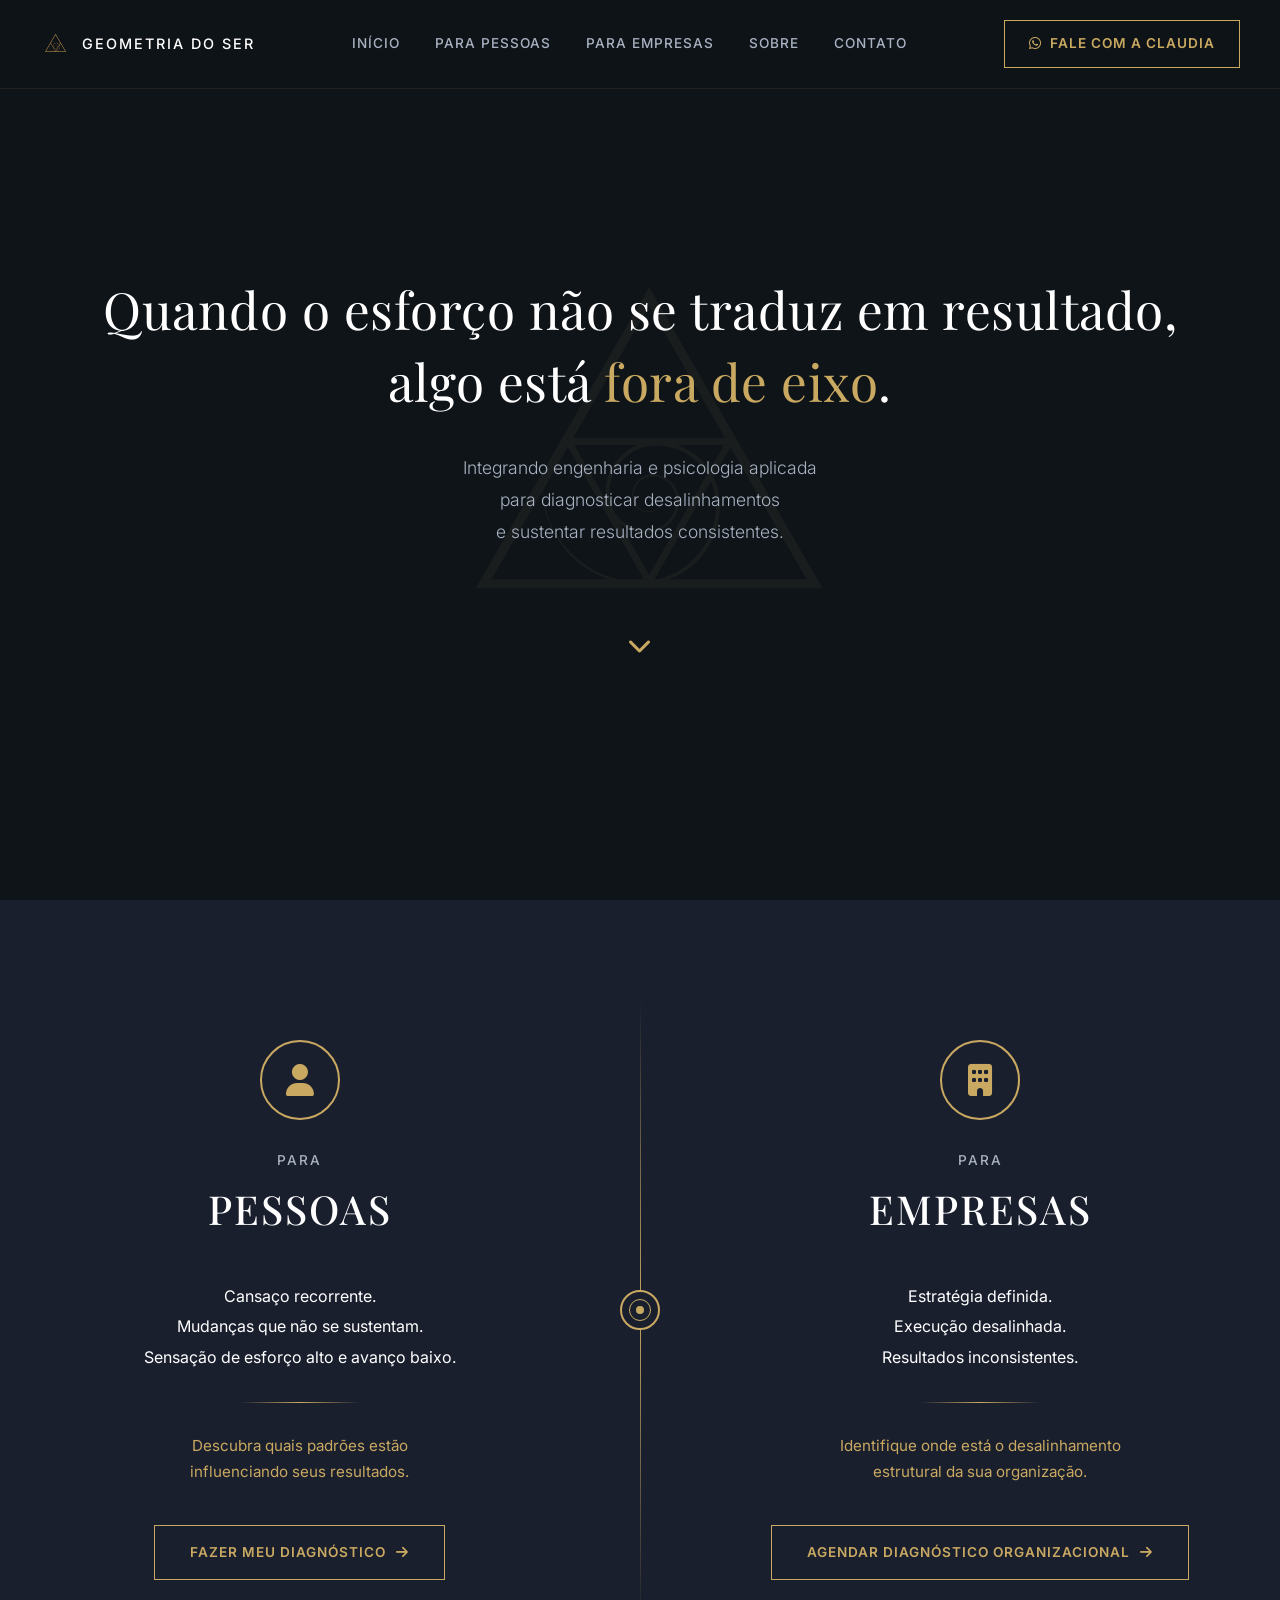
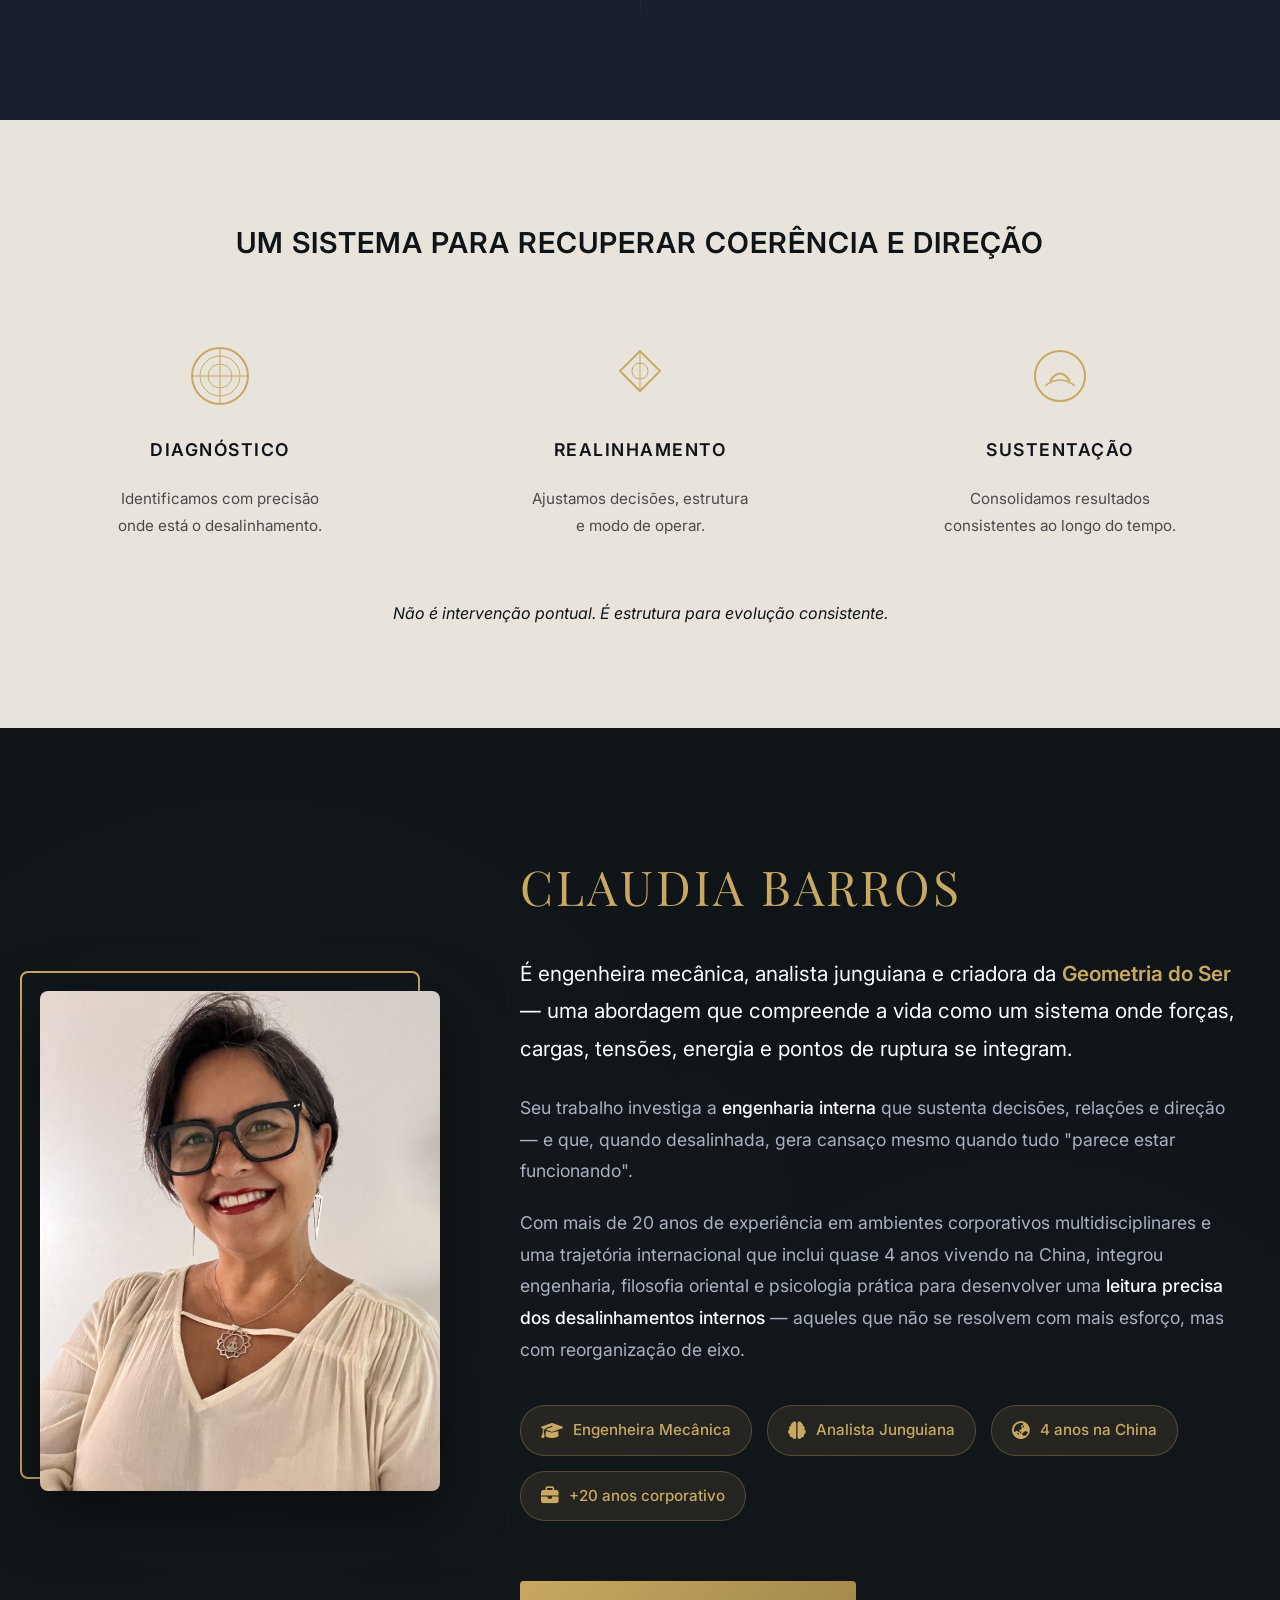
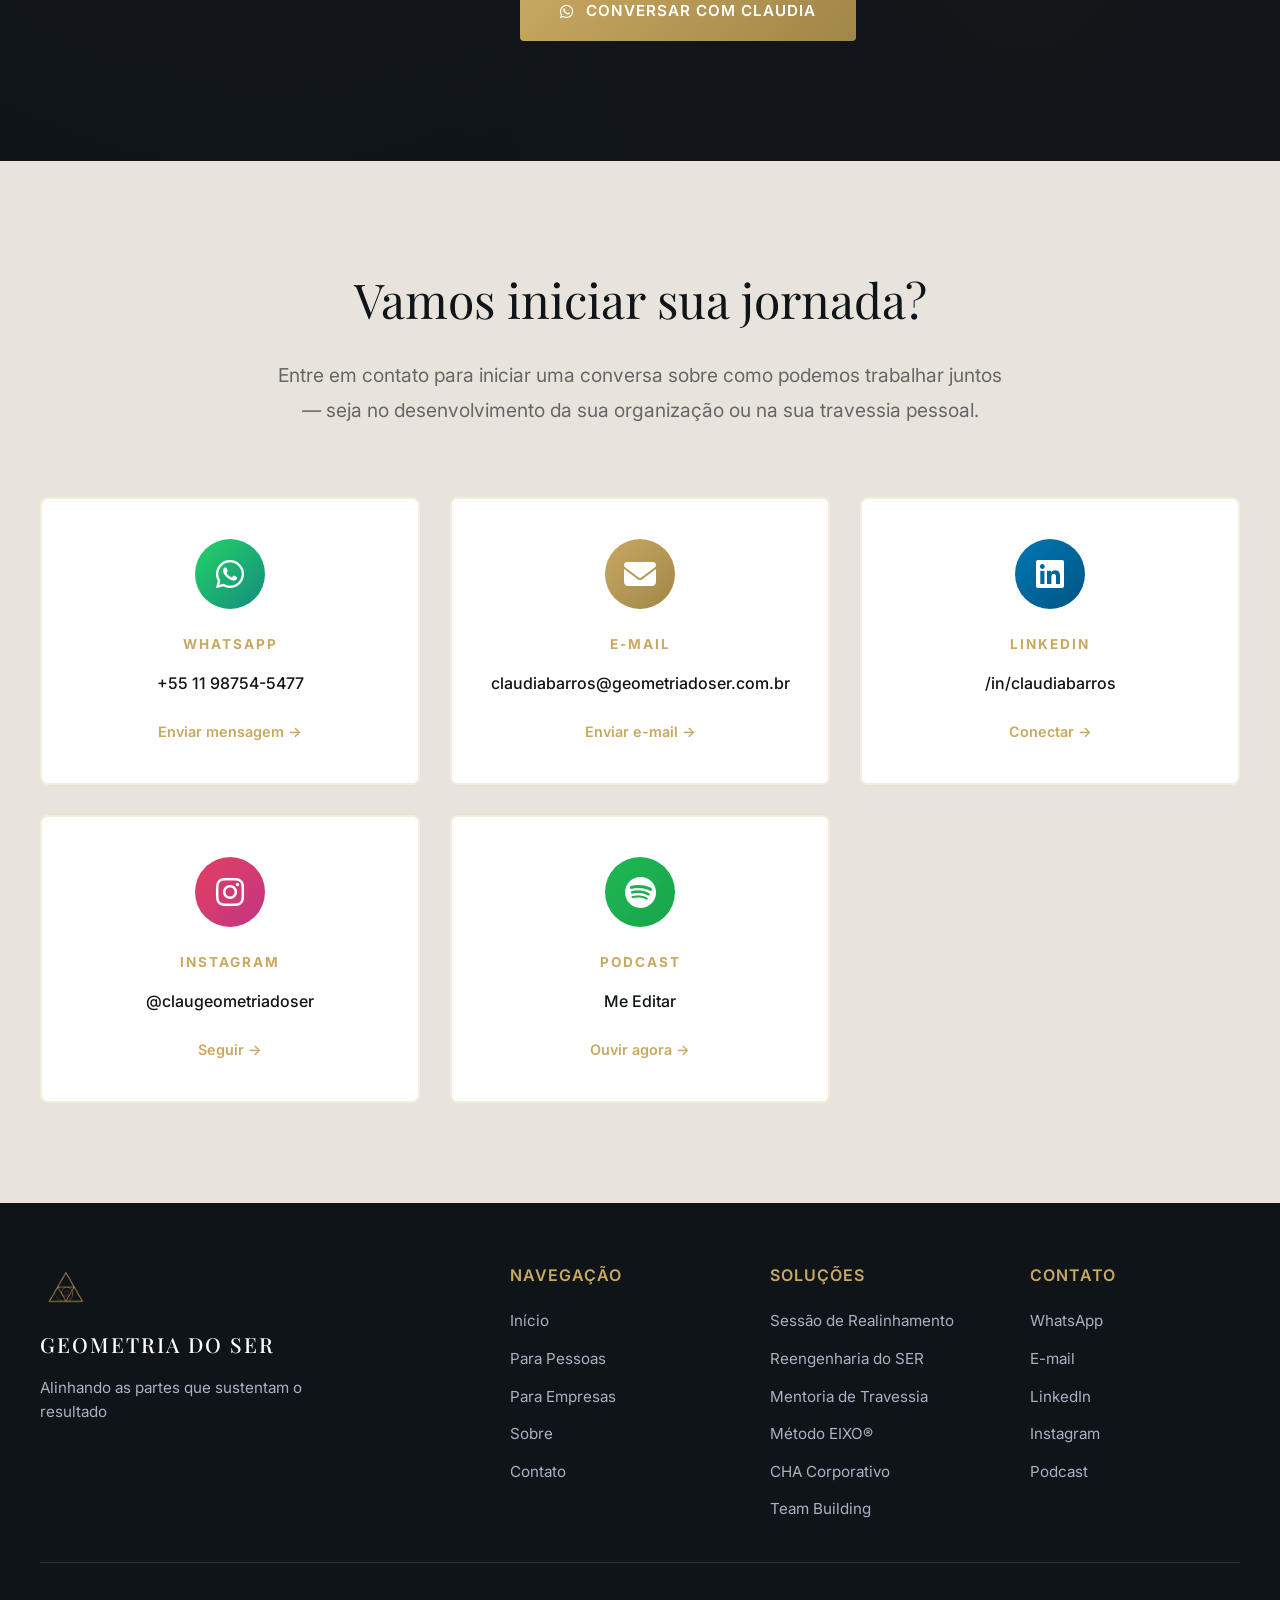
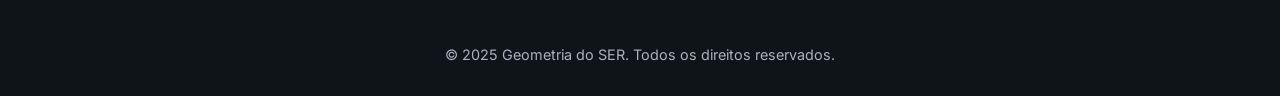
<file: index.html>
<!DOCTYPE html>
<html lang="pt-BR">
<head>
    <meta charset="UTF-8">
    <meta name="viewport" content="width=device-width, initial-scale=1.0">
    <meta name="description" content="Geometria do SER - Integrando engenharia e psicologia aplicada para diagnosticar desalinhamentos e sustentar resultados consistentes.">
    <title>Geometria do SER | Diagnóstico e Realinhamento</title>
    
    <!-- Google Fonts -->
    <link rel="preconnect" href="https://fonts.googleapis.com">
    <link rel="preconnect" href="https://fonts.gstatic.com" crossorigin>
    <link href="https://fonts.googleapis.com/css2?family=Playfair+Display:wght@400;500;600&family=Inter:wght@300;400;500;600;700&display=swap" rel="stylesheet">
    
    <!-- Font Awesome -->
    <link rel="stylesheet" href="https://cdn.jsdelivr.net/npm/@fortawesome/fontawesome-free@6.4.0/css/all.min.css">
    
    <!-- CSS -->
    <link rel="stylesheet" href="css/style-new.css">
</head>
<body>
    <!-- Header -->
    <header class="header">
        <div class="container-header">
            <div class="brand">
                <img src="images/logo-geometria-do-ser.png" alt="Geometria do SER" class="brand-logo">
                <span class="brand-text">GEOMETRIA DO SER</span>
            </div>
            <nav class="nav">
                <a href="#inicio" class="nav-link">INÍCIO</a>
                <a href="para-pessoas.html" class="nav-link">PARA PESSOAS</a>
                <a href="para-empresas.html" class="nav-link">PARA EMPRESAS</a>
                <a href="#sobre" class="nav-link">SOBRE</a>
                <a href="#contato" class="nav-link">CONTATO</a>
            </nav>
            <a href="https://wa.me/5511987545477" class="btn-header" target="_blank">
                <i class="fab fa-whatsapp"></i> FALE COM A CLAUDIA
            </a>
            <button class="mobile-toggle" id="mobileToggle">
                <span></span>
                <span></span>
                <span></span>
            </button>
        </div>
    </header>

    <!-- Hero Section -->
    <section id="inicio" class="hero-section">
        <div class="hero-logo-background">
            <img src="images/logo-geometria-do-ser.png" alt="Logo Background" class="logo-bg">
        </div>
        <div class="container-hero">
            <h1 class="hero-title">
                Quando o esforço não se traduz em resultado,<br>
                algo está <span class="highlight">fora de eixo</span>.
            </h1>
            <p class="hero-subtitle">
                Integrando engenharia e psicologia aplicada<br>
                para diagnosticar desalinhamentos<br>
                e sustentar resultados consistentes.
            </p>
            <div class="hero-scroll">
                <a href="#dual-section" class="scroll-indicator">
                    <i class="fas fa-chevron-down"></i>
                </a>
            </div>
        </div>
    </section>

    <!-- Seção Dividida: Para Pessoas | Para Empresas -->
    <section id="dual-section" class="dual-section">
        <div class="container-dual">
            <!-- Para Pessoas -->
            <div class="dual-column">
                <div class="icon-circle">
                    <i class="fas fa-user"></i>
                </div>
                <h3 class="dual-label">PARA</h3>
                <h2 class="dual-title">PESSOAS</h2>
                <div class="dual-content">
                    <p class="dual-description">
                        Cansaço recorrente.<br>
                        Mudanças que não se sustentam.<br>
                        Sensação de esforço alto e avanço baixo.
                    </p>
                    <div class="dual-divider"></div>
                    <p class="dual-cta-text">
                        Descubra quais padrões estão<br>
                        influenciando seus resultados.
                    </p>
                    <a href="https://eppgeometriadoser.lovable.app/" class="btn-dual" target="_blank">
                        FAZER MEU DIAGNÓSTICO <i class="fas fa-arrow-right"></i>
                    </a>
                </div>
            </div>

            <!-- Divisor Central -->
            <div class="center-divider">
                <div class="divider-icon"></div>
            </div>

            <!-- Para Empresas -->
            <div class="dual-column">
                <div class="icon-circle">
                    <i class="fas fa-building"></i>
                </div>
                <h3 class="dual-label">PARA</h3>
                <h2 class="dual-title">EMPRESAS</h2>
                <div class="dual-content">
                    <p class="dual-description">
                        Estratégia definida.<br>
                        Execução desalinhada.<br>
                        Resultados inconsistentes.
                    </p>
                    <div class="dual-divider"></div>
                    <p class="dual-cta-text">
                        Identifique onde está o desalinhamento<br>
                        estrutural da sua organização.
                    </p>
                    <a href="https://wa.me/5511987545477" class="btn-dual" target="_blank">
                        AGENDAR DIAGNÓSTICO ORGANIZACIONAL <i class="fas fa-arrow-right"></i>
                    </a>
                </div>
            </div>
        </div>
    </section>

    <!-- Seção Sistema -->
    <section class="sistema-section">
        <div class="container-sistema">
            <h2 class="sistema-title">UM SISTEMA PARA RECUPERAR COERÊNCIA E DIREÇÃO</h2>
            
            <div class="sistema-grid">
                <!-- Diagnóstico -->
                <div class="sistema-item">
                    <div class="sistema-icon">
                        <svg width="60" height="60" viewBox="0 0 60 60" fill="none">
                            <circle cx="30" cy="30" r="28" stroke="#C9A961" stroke-width="2"/>
                            <circle cx="30" cy="30" r="20" stroke="#C9A961" stroke-width="1"/>
                            <circle cx="30" cy="30" r="12" stroke="#C9A961" stroke-width="1"/>
                            <line x1="30" y1="2" x2="30" y2="58" stroke="#C9A961" stroke-width="1"/>
                            <line x1="2" y1="30" x2="58" y2="30" stroke="#C9A961" stroke-width="1"/>
                        </svg>
                    </div>
                    <h3 class="sistema-item-title">DIAGNÓSTICO</h3>
                    <p class="sistema-item-text">
                        Identificamos com precisão<br>
                        onde está o desalinhamento.
                    </p>
                </div>

                <!-- Realinhamento -->
                <div class="sistema-item">
                    <div class="sistema-icon">
                        <svg width="60" height="60" viewBox="0 0 60 60" fill="none">
                            <path d="M30 5 L50 25 L30 45 L10 25 Z" stroke="#C9A961" stroke-width="2" fill="none"/>
                            <circle cx="30" cy="25" r="8" stroke="#C9A961" stroke-width="1"/>
                            <line x1="30" y1="5" x2="30" y2="45" stroke="#C9A961" stroke-width="1"/>
                        </svg>
                    </div>
                    <h3 class="sistema-item-title">REALINHAMENTO</h3>
                    <p class="sistema-item-text">
                        Ajustamos decisões, estrutura<br>
                        e modo de operar.
                    </p>
                </div>

                <!-- Sustentação -->
                <div class="sistema-item">
                    <div class="sistema-icon">
                        <svg width="60" height="60" viewBox="0 0 60 60" fill="none">
                            <circle cx="30" cy="30" r="25" stroke="#C9A961" stroke-width="2"/>
                            <path d="M20 35 Q30 20 40 35" stroke="#C9A961" stroke-width="2" fill="none"/>
                            <path d="M15 40 Q30 28 45 40" stroke="#C9A961" stroke-width="1.5" fill="none"/>
                        </svg>
                    </div>
                    <h3 class="sistema-item-title">SUSTENTAÇÃO</h3>
                    <p class="sistema-item-text">
                        Consolidamos resultados<br>
                        consistentes ao longo do tempo.
                    </p>
                </div>
            </div>

            <p class="sistema-footer">
                Não é intervenção pontual. É estrutura para evolução consistente.
            </p>
        </div>
    </section>

    <!-- Seção Sobre Claudia Barros -->
    <section id="sobre" class="sobre-section">
        <div class="container-sobre">
            <div class="sobre-image-container">
                <img src="images/claudia-barros.jpg" alt="Claudia Barros" class="sobre-image">
                <div class="sobre-decoration"></div>
            </div>
            <div class="sobre-content">
                <h2 class="sobre-title">CLAUDIA BARROS</h2>
                <p class="sobre-lead">
                    É engenheira mecânica, analista junguiana e criadora da <strong>Geometria do Ser</strong> — uma abordagem que compreende a vida como um sistema onde forças, cargas, tensões, energia e pontos de ruptura se integram.
                </p>
                <p class="sobre-text">
                    Seu trabalho investiga a <strong>engenharia interna</strong> que sustenta decisões, relações e direção — e que, quando desalinhada, gera cansaço mesmo quando tudo "parece estar funcionando".
                </p>
                <p class="sobre-text">
                    Com mais de 20 anos de experiência em ambientes corporativos multidisciplinares e uma trajetória internacional que inclui quase 4 anos vivendo na China, integrou engenharia, filosofia oriental e psicologia prática para desenvolver uma <strong>leitura precisa dos desalinhamentos internos</strong> — aqueles que não se resolvem com mais esforço, mas com reorganização de eixo.
                </p>
                <div class="sobre-badges">
                    <div class="badge-sobre">
                        <i class="fas fa-graduation-cap"></i>
                        <span>Engenheira Mecânica</span>
                    </div>
                    <div class="badge-sobre">
                        <i class="fas fa-brain"></i>
                        <span>Analista Junguiana</span>
                    </div>
                    <div class="badge-sobre">
                        <i class="fas fa-globe-asia"></i>
                        <span>4 anos na China</span>
                    </div>
                    <div class="badge-sobre">
                        <i class="fas fa-briefcase"></i>
                        <span>+20 anos corporativo</span>
                    </div>
                </div>
                <a href="https://wa.me/5511987545477" class="btn-sobre" target="_blank">
                    <i class="fab fa-whatsapp"></i> CONVERSAR COM CLAUDIA
                </a>
            </div>
        </div>
    </section>

    <!-- Seção Contato -->
    <section id="contato" class="contato-section">
        <div class="container-contato">
            <div class="contato-header">
                <h2 class="contato-title">Vamos iniciar sua jornada?</h2>
                <p class="contato-subtitle">
                    Entre em contato para iniciar uma conversa sobre como podemos trabalhar juntos<br>
                    — seja no desenvolvimento da sua organização ou na sua travessia pessoal.
                </p>
            </div>

            <div class="contato-grid">
                <!-- WhatsApp -->
                <a href="https://wa.me/5511987545477" class="contato-card" target="_blank">
                    <div class="contato-icon whatsapp">
                        <i class="fab fa-whatsapp"></i>
                    </div>
                    <h3 class="contato-label">WHATSAPP</h3>
                    <p class="contato-value">+55 11 98754-5477</p>
                    <span class="contato-action">Enviar mensagem →</span>
                </a>

                <!-- Email -->
                <a href="mailto:claudiabarros@geometriadoser.com.br" class="contato-card">
                    <div class="contato-icon email">
                        <i class="fas fa-envelope"></i>
                    </div>
                    <h3 class="contato-label">E-MAIL</h3>
                    <p class="contato-value">claudiabarros@geometriadoser.com.br</p>
                    <span class="contato-action">Enviar e-mail →</span>
                </a>

                <!-- LinkedIn -->
                <a href="https://www.linkedin.com/in/claudiabarros/" class="contato-card" target="_blank">
                    <div class="contato-icon linkedin">
                        <i class="fab fa-linkedin"></i>
                    </div>
                    <h3 class="contato-label">LINKEDIN</h3>
                    <p class="contato-value">/in/claudiabarros</p>
                    <span class="contato-action">Conectar →</span>
                </a>

                <!-- Instagram -->
                <a href="https://www.instagram.com/claugeometriadoser" class="contato-card" target="_blank">
                    <div class="contato-icon instagram">
                        <i class="fab fa-instagram"></i>
                    </div>
                    <h3 class="contato-label">INSTAGRAM</h3>
                    <p class="contato-value">@claugeometriadoser</p>
                    <span class="contato-action">Seguir →</span>
                </a>

                <!-- Spotify -->
                <a href="https://open.spotify.com/show/2YXWbjqoFBL9DDLHRI00Aw?si=1566178c64634053" class="contato-card" target="_blank">
                    <div class="contato-icon spotify">
                        <i class="fab fa-spotify"></i>
                    </div>
                    <h3 class="contato-label">PODCAST</h3>
                    <p class="contato-value">Me Editar</p>
                    <span class="contato-action">Ouvir agora →</span>
                </a>
            </div>
        </div>
    </section>

    <!-- Footer -->
    <footer class="footer">
        <div class="container-footer">
            <div class="footer-content">
                <div class="footer-brand">
                    <img src="images/logo-geometria-do-ser.png" alt="Geometria do SER" class="footer-logo">
                    <h3 class="footer-title">GEOMETRIA DO SER</h3>
                    <p class="footer-tagline">Alinhando as partes que sustentam o resultado</p>
                </div>
                
                <div class="footer-links">
                    <h4 class="footer-heading">Navegação</h4>
                    <ul class="footer-menu">
                        <li><a href="#inicio">Início</a></li>
                        <li><a href="para-pessoas.html">Para Pessoas</a></li>
                        <li><a href="para-empresas.html">Para Empresas</a></li>
                        <li><a href="#sobre">Sobre</a></li>
                        <li><a href="#contato">Contato</a></li>
                    </ul>
                </div>

                <div class="footer-links">
                    <h4 class="footer-heading">Soluções</h4>
                    <ul class="footer-menu">
                        <li><a href="para-pessoas.html">Sessão de Realinhamento</a></li>
                        <li><a href="para-pessoas.html">Reengenharia do SER</a></li>
                        <li><a href="para-pessoas.html">Mentoria de Travessia</a></li>
                        <li><a href="para-empresas.html">Método EIXO®</a></li>
                        <li><a href="para-empresas.html">CHA Corporativo</a></li>
                        <li><a href="para-empresas.html">Team Building</a></li>
                    </ul>
                </div>

                <div class="footer-links">
                    <h4 class="footer-heading">Contato</h4>
                    <ul class="footer-menu">
                        <li><a href="https://wa.me/5511987545477" target="_blank">WhatsApp</a></li>
                        <li><a href="mailto:claudiabarros@geometriadoser.com.br">E-mail</a></li>
                        <li><a href="https://www.linkedin.com/in/claudiabarros/" target="_blank">LinkedIn</a></li>
                        <li><a href="https://www.instagram.com/claugeometriadoser" target="_blank">Instagram</a></li>
                        <li><a href="https://open.spotify.com/show/2YXWbjqoFBL9DDLHRI00Aw" target="_blank">Podcast</a></li>
                    </ul>
                </div>
            </div>

            <div class="footer-bottom">
                <p class="footer-copyright">
                    © 2025 Geometria do SER. Todos os direitos reservados.
                </p>
            </div>
        </div>
    </footer>

    <!-- JavaScript -->
    <script src="js/script-new.js"></script>
</body>
</html>
</file>
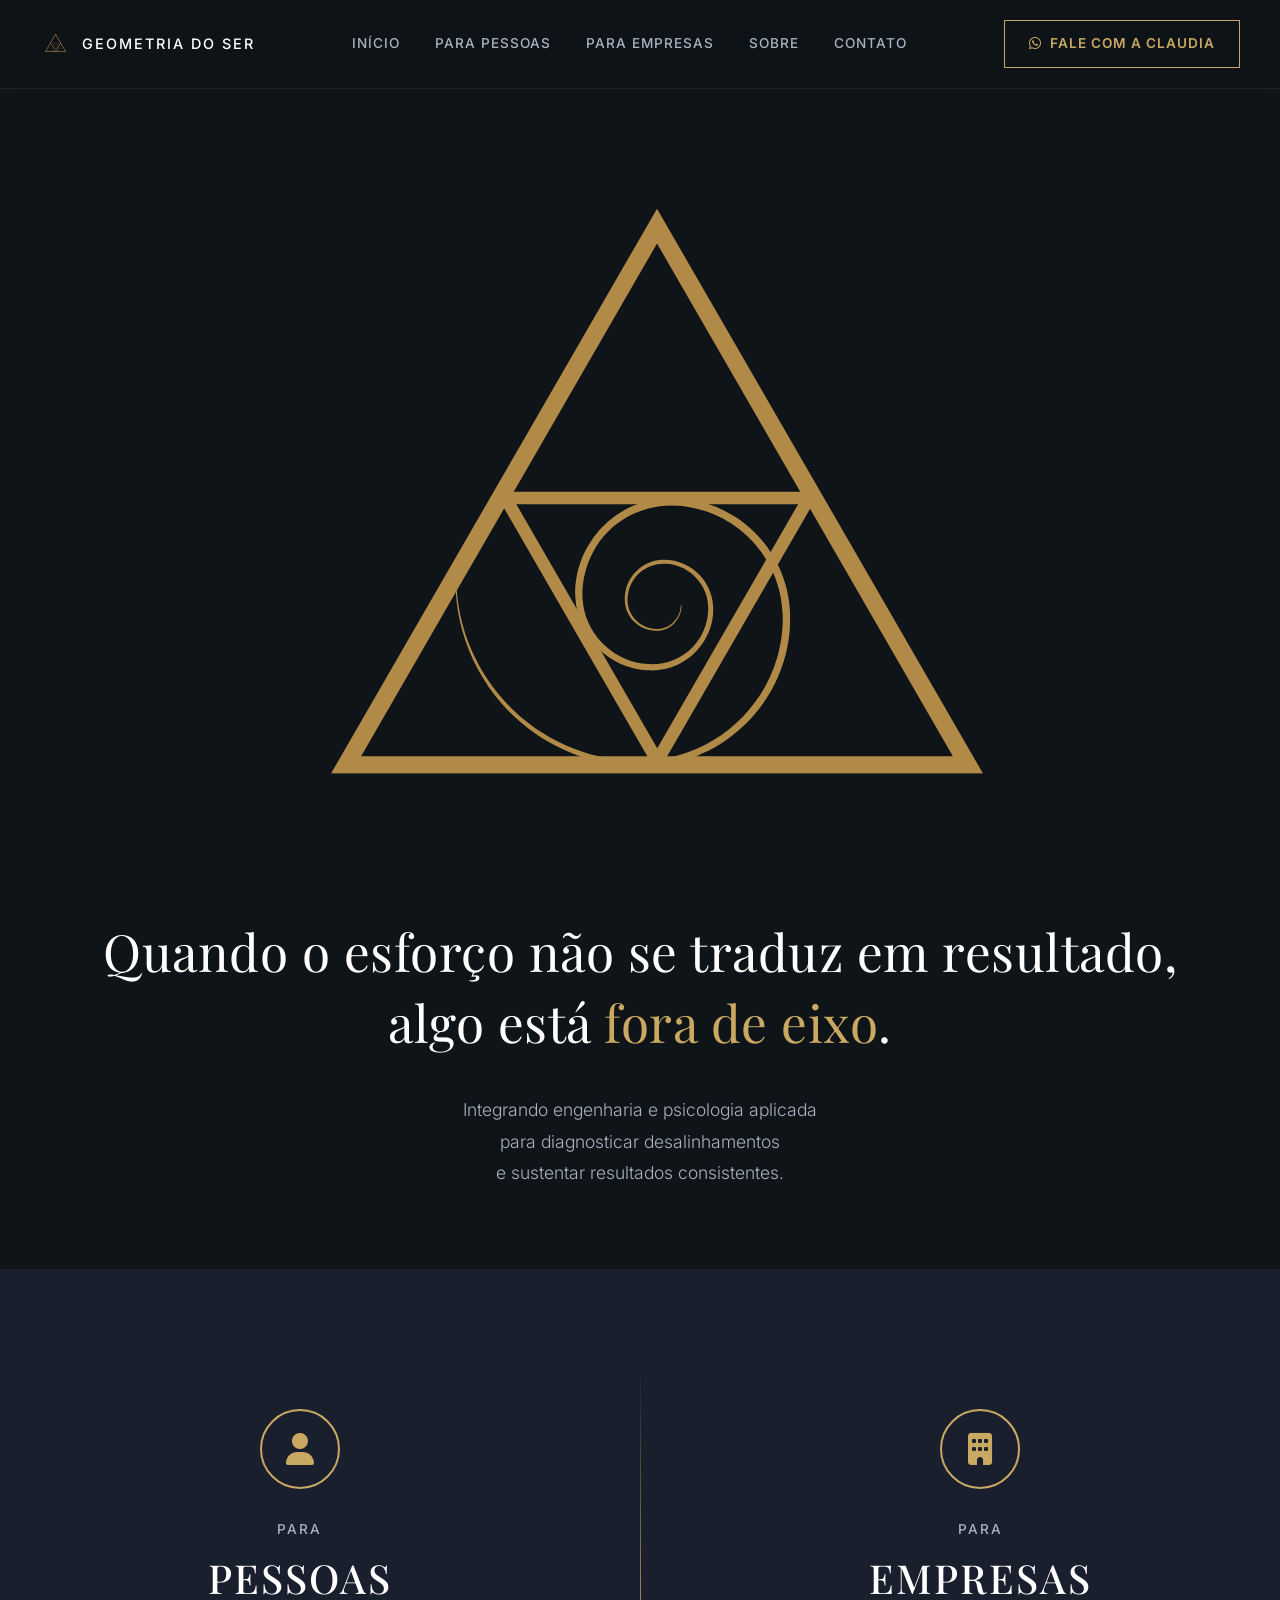
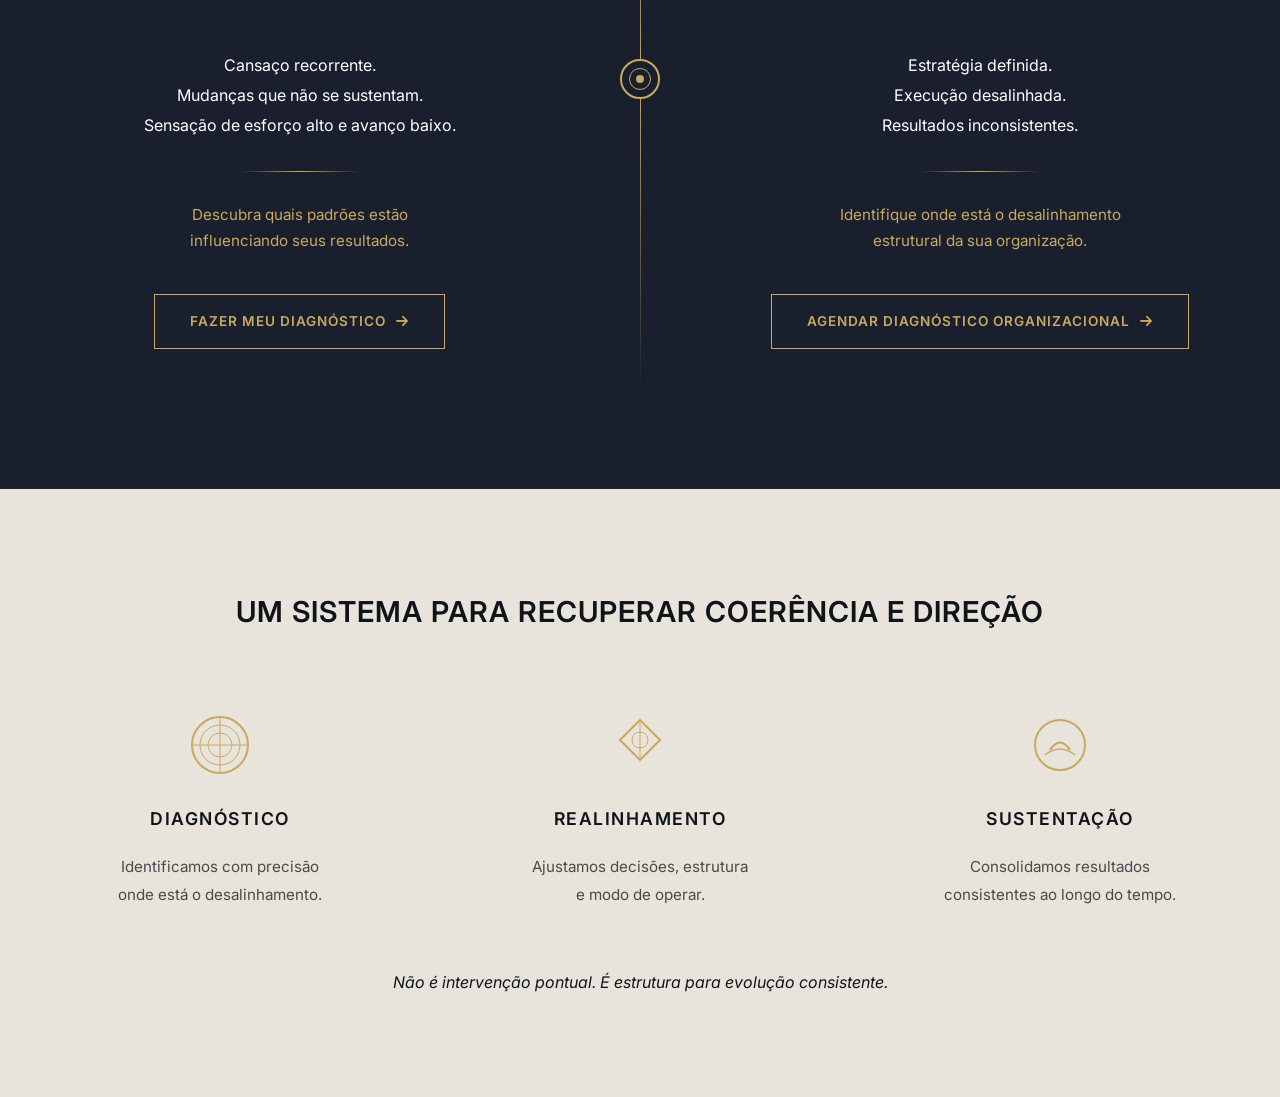
<file: index-new.html>
<!DOCTYPE html>
<html lang="pt-BR">
<head>
    <meta charset="UTF-8">
    <meta name="viewport" content="width=device-width, initial-scale=1.0">
    <meta name="description" content="Geometria do SER - Integrando engenharia e psicologia aplicada para diagnosticar desalinhamentos e sustentar resultados consistentes.">
    <title>Geometria do SER | Diagnóstico e Realinhamento</title>
    
    <!-- Google Fonts -->
    <link rel="preconnect" href="https://fonts.googleapis.com">
    <link rel="preconnect" href="https://fonts.gstatic.com" crossorigin>
    <link href="https://fonts.googleapis.com/css2?family=Playfair+Display:wght@400;500;600&family=Inter:wght@300;400;500;600;700&display=swap" rel="stylesheet">
    
    <!-- Font Awesome -->
    <link rel="stylesheet" href="https://cdn.jsdelivr.net/npm/@fortawesome/fontawesome-free@6.4.0/css/all.min.css">
    
    <!-- CSS -->
    <link rel="stylesheet" href="css/style-new.css">
</head>
<body>
    <!-- Header -->
    <header class="header">
        <div class="container-header">
            <div class="brand">
                <img src="images/logo-geometria-do-ser.png" alt="Geometria do SER" class="brand-logo">
                <span class="brand-text">GEOMETRIA DO SER</span>
            </div>
            <nav class="nav">
                <a href="#inicio" class="nav-link">INÍCIO</a>
                <a href="#para-pessoas" class="nav-link">PARA PESSOAS</a>
                <a href="#para-empresas" class="nav-link">PARA EMPRESAS</a>
                <a href="#sobre" class="nav-link">SOBRE</a>
                <a href="#contato" class="nav-link">CONTATO</a>
            </nav>
            <a href="https://wa.me/5511987545477" class="btn-header" target="_blank">
                <i class="fab fa-whatsapp"></i> FALE COM A CLAUDIA
            </a>
            <button class="mobile-toggle" id="mobileToggle">
                <span></span>
                <span></span>
                <span></span>
            </button>
        </div>
    </header>

    <!-- Hero Section -->
    <section id="inicio" class="hero-section">
        <div class="geometric-decorations">
            <div class="geo-circle geo-circle-1"></div>
            <div class="geo-circle geo-circle-2"></div>
            <div class="geo-arc geo-arc-1"></div>
            <div class="geo-arc geo-arc-2"></div>
        </div>
        <div class="container-hero">
            <div class="hero-logo">
                <img src="images/logo-geometria-do-ser.png" alt="Logo" class="logo-symbol">
            </div>
            <h1 class="hero-title">
                Quando o esforço não se traduz em resultado,<br>
                algo está <span class="highlight">fora de eixo</span>.
            </h1>
            <p class="hero-subtitle">
                Integrando engenharia e psicologia aplicada<br>
                para diagnosticar desalinhamentos<br>
                e sustentar resultados consistentes.
            </p>
        </div>
    </section>

    <!-- Seção Dividida: Para Pessoas | Para Empresas -->
    <section class="dual-section">
        <div class="container-dual">
            <!-- Para Pessoas -->
            <div class="dual-column">
                <div class="icon-circle">
                    <i class="fas fa-user"></i>
                </div>
                <h3 class="dual-label">PARA</h3>
                <h2 class="dual-title">PESSOAS</h2>
                <div class="dual-content">
                    <p class="dual-description">
                        Cansaço recorrente.<br>
                        Mudanças que não se sustentam.<br>
                        Sensação de esforço alto e avanço baixo.
                    </p>
                    <div class="dual-divider"></div>
                    <p class="dual-cta-text">
                        Descubra quais padrões estão<br>
                        influenciando seus resultados.
                    </p>
                    <a href="https://engenhariapp.geometriadoser.com.br/engenhariapp" class="btn-dual" target="_blank">
                        FAZER MEU DIAGNÓSTICO <i class="fas fa-arrow-right"></i>
                    </a>
                </div>
            </div>

            <!-- Divisor Central -->
            <div class="center-divider">
                <div class="divider-icon"></div>
            </div>

            <!-- Para Empresas -->
            <div class="dual-column">
                <div class="icon-circle">
                    <i class="fas fa-building"></i>
                </div>
                <h3 class="dual-label">PARA</h3>
                <h2 class="dual-title">EMPRESAS</h2>
                <div class="dual-content">
                    <p class="dual-description">
                        Estratégia definida.<br>
                        Execução desalinhada.<br>
                        Resultados inconsistentes.
                    </p>
                    <div class="dual-divider"></div>
                    <p class="dual-cta-text">
                        Identifique onde está o desalinhamento<br>
                        estrutural da sua organização.
                    </p>
                    <a href="https://wa.me/5511987545477" class="btn-dual" target="_blank">
                        AGENDAR DIAGNÓSTICO ORGANIZACIONAL <i class="fas fa-arrow-right"></i>
                    </a>
                </div>
            </div>
        </div>
    </section>

    <!-- Seção Sistema -->
    <section class="sistema-section">
        <div class="container-sistema">
            <h2 class="sistema-title">UM SISTEMA PARA RECUPERAR COERÊNCIA E DIREÇÃO</h2>
            
            <div class="sistema-grid">
                <!-- Diagnóstico -->
                <div class="sistema-item">
                    <div class="sistema-icon">
                        <svg width="60" height="60" viewBox="0 0 60 60" fill="none">
                            <circle cx="30" cy="30" r="28" stroke="#C9A961" stroke-width="2"/>
                            <circle cx="30" cy="30" r="20" stroke="#C9A961" stroke-width="1"/>
                            <circle cx="30" cy="30" r="12" stroke="#C9A961" stroke-width="1"/>
                            <line x1="30" y1="2" x2="30" y2="58" stroke="#C9A961" stroke-width="1"/>
                            <line x1="2" y1="30" x2="58" y2="30" stroke="#C9A961" stroke-width="1"/>
                        </svg>
                    </div>
                    <h3 class="sistema-item-title">DIAGNÓSTICO</h3>
                    <p class="sistema-item-text">
                        Identificamos com precisão<br>
                        onde está o desalinhamento.
                    </p>
                </div>

                <!-- Realinhamento -->
                <div class="sistema-item">
                    <div class="sistema-icon">
                        <svg width="60" height="60" viewBox="0 0 60 60" fill="none">
                            <path d="M30 5 L50 25 L30 45 L10 25 Z" stroke="#C9A961" stroke-width="2" fill="none"/>
                            <circle cx="30" cy="25" r="8" stroke="#C9A961" stroke-width="1"/>
                            <line x1="30" y1="5" x2="30" y2="45" stroke="#C9A961" stroke-width="1"/>
                        </svg>
                    </div>
                    <h3 class="sistema-item-title">REALINHAMENTO</h3>
                    <p class="sistema-item-text">
                        Ajustamos decisões, estrutura<br>
                        e modo de operar.
                    </p>
                </div>

                <!-- Sustentação -->
                <div class="sistema-item">
                    <div class="sistema-icon">
                        <svg width="60" height="60" viewBox="0 0 60 60" fill="none">
                            <circle cx="30" cy="30" r="25" stroke="#C9A961" stroke-width="2"/>
                            <path d="M20 35 Q30 20 40 35" stroke="#C9A961" stroke-width="2" fill="none"/>
                            <path d="M15 40 Q30 28 45 40" stroke="#C9A961" stroke-width="1.5" fill="none"/>
                        </svg>
                    </div>
                    <h3 class="sistema-item-title">SUSTENTAÇÃO</h3>
                    <p class="sistema-item-text">
                        Consolidamos resultados<br>
                        consistentes ao longo do tempo.
                    </p>
                </div>
            </div>

            <p class="sistema-footer">
                Não é intervenção pontual. É estrutura para evolução consistente.
            </p>
        </div>
    </section>

    <!-- JavaScript -->
    <script src="js/script-new.js"></script>
</body>
</html>
</file>
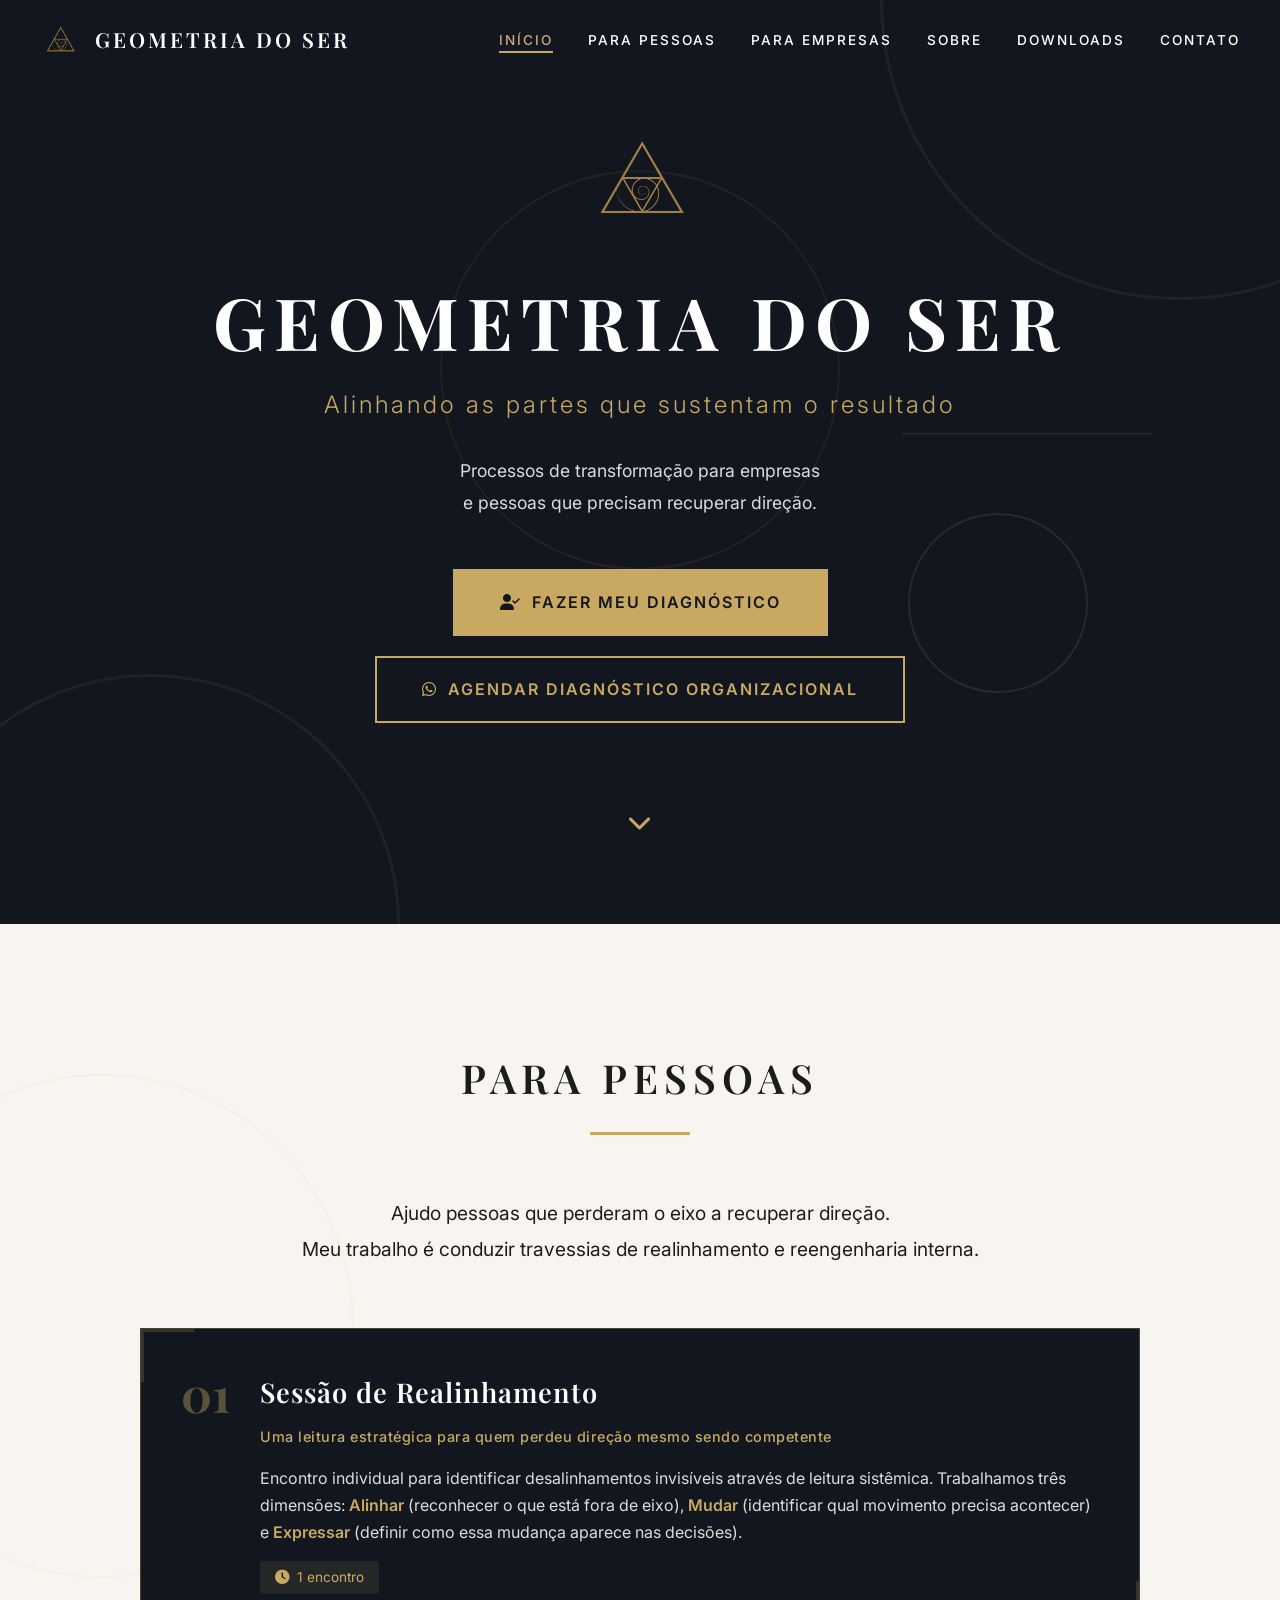
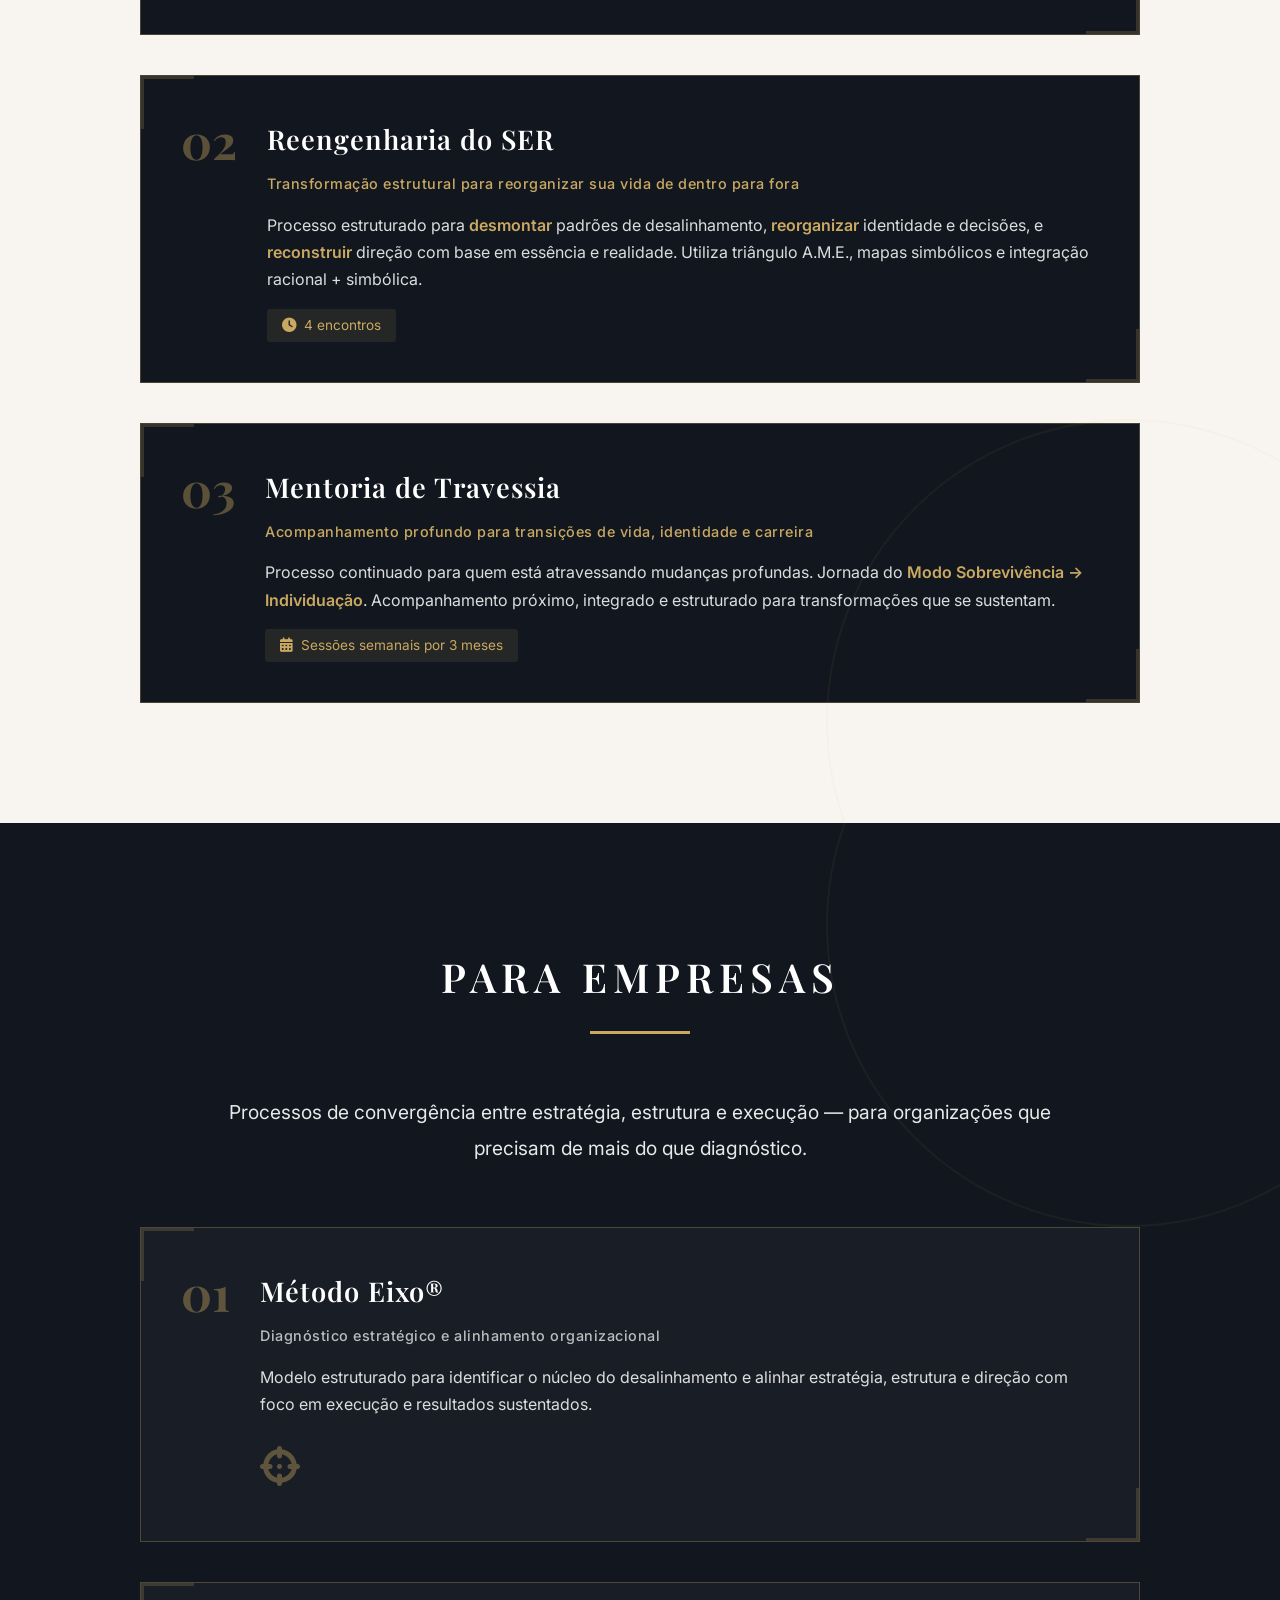
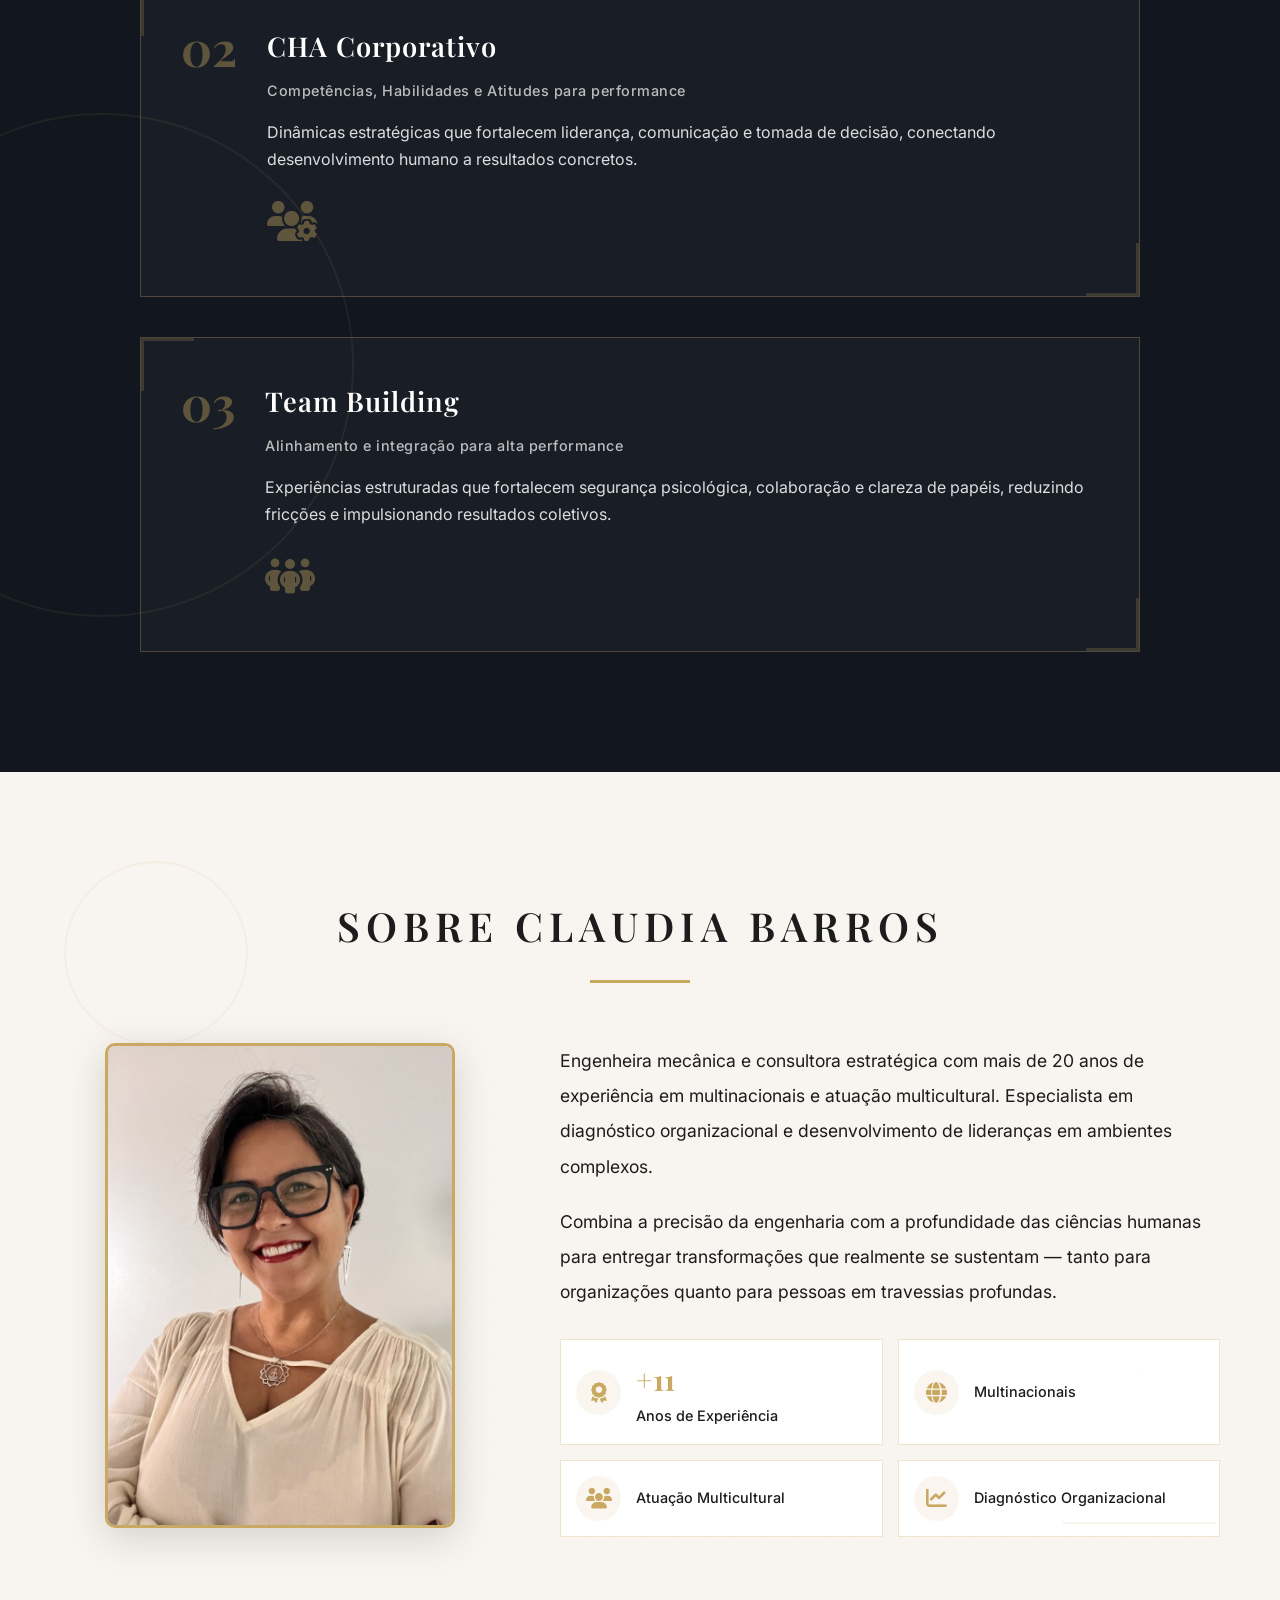
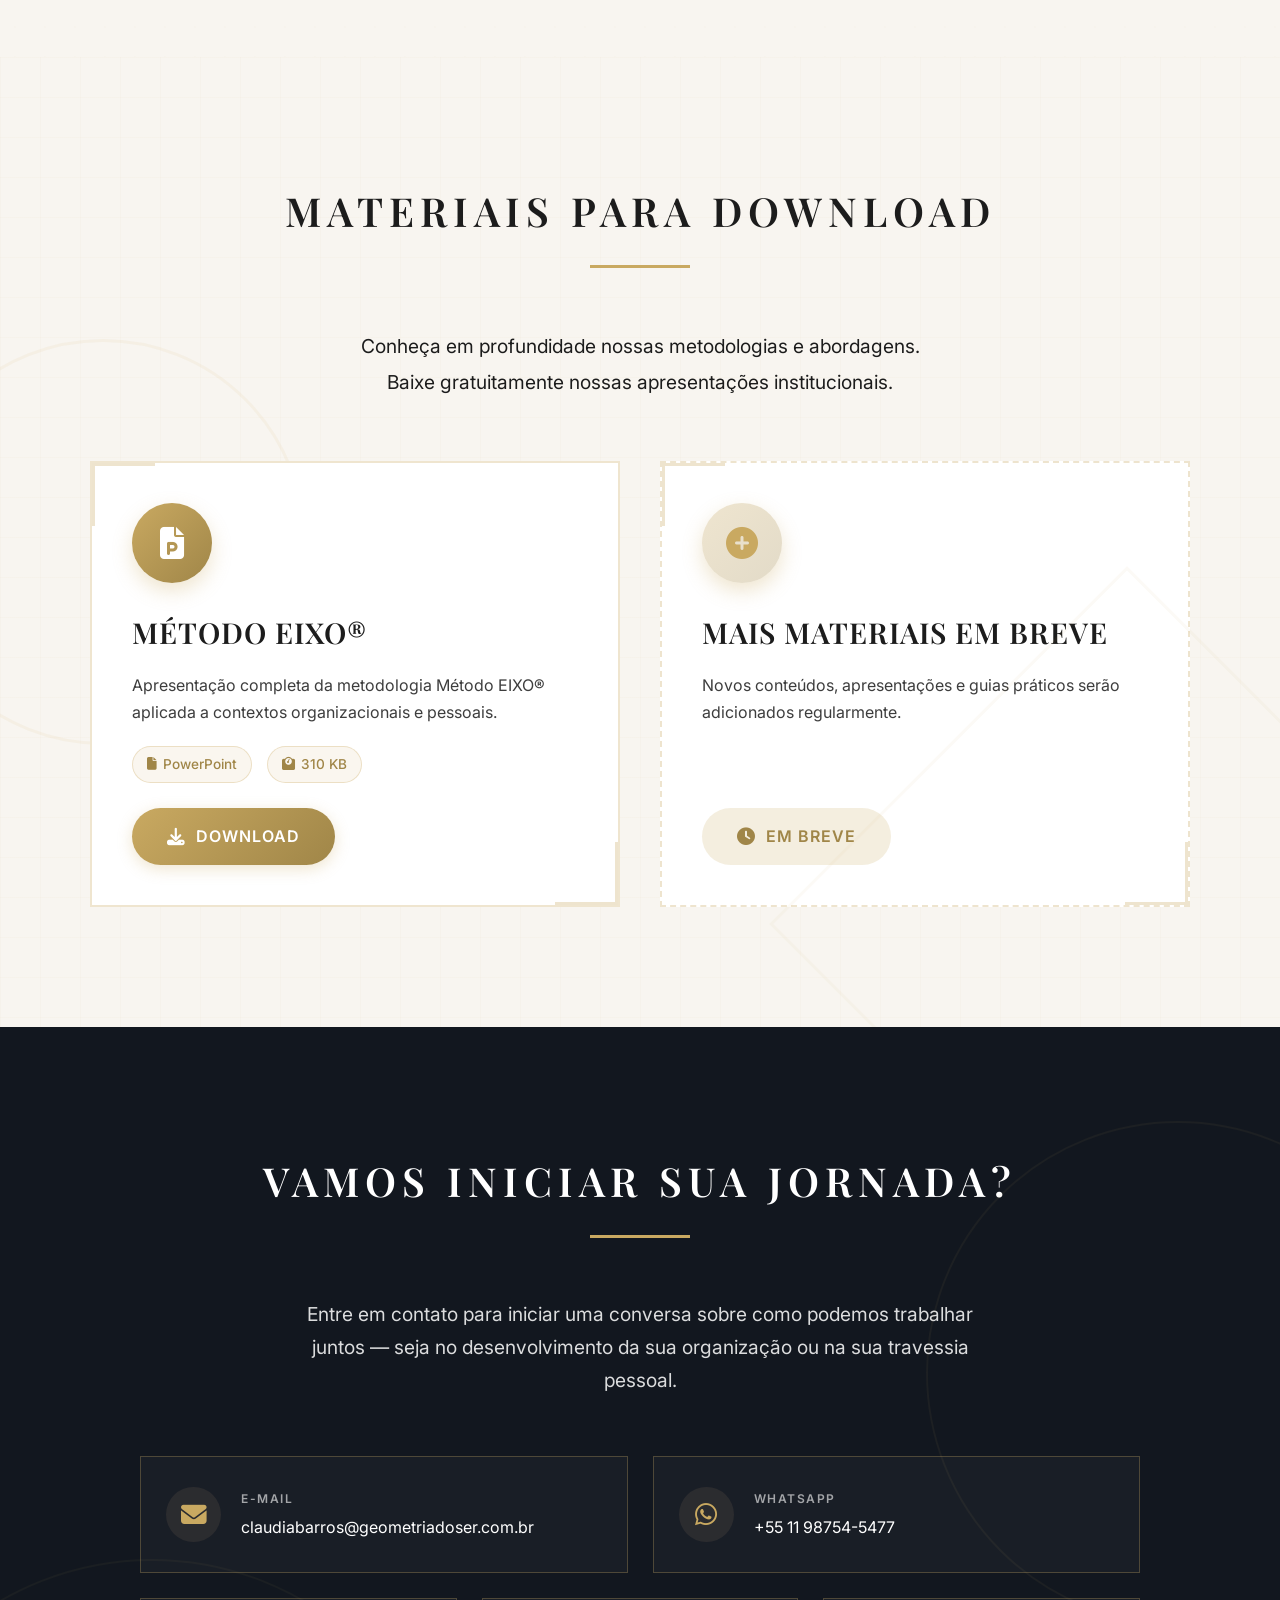
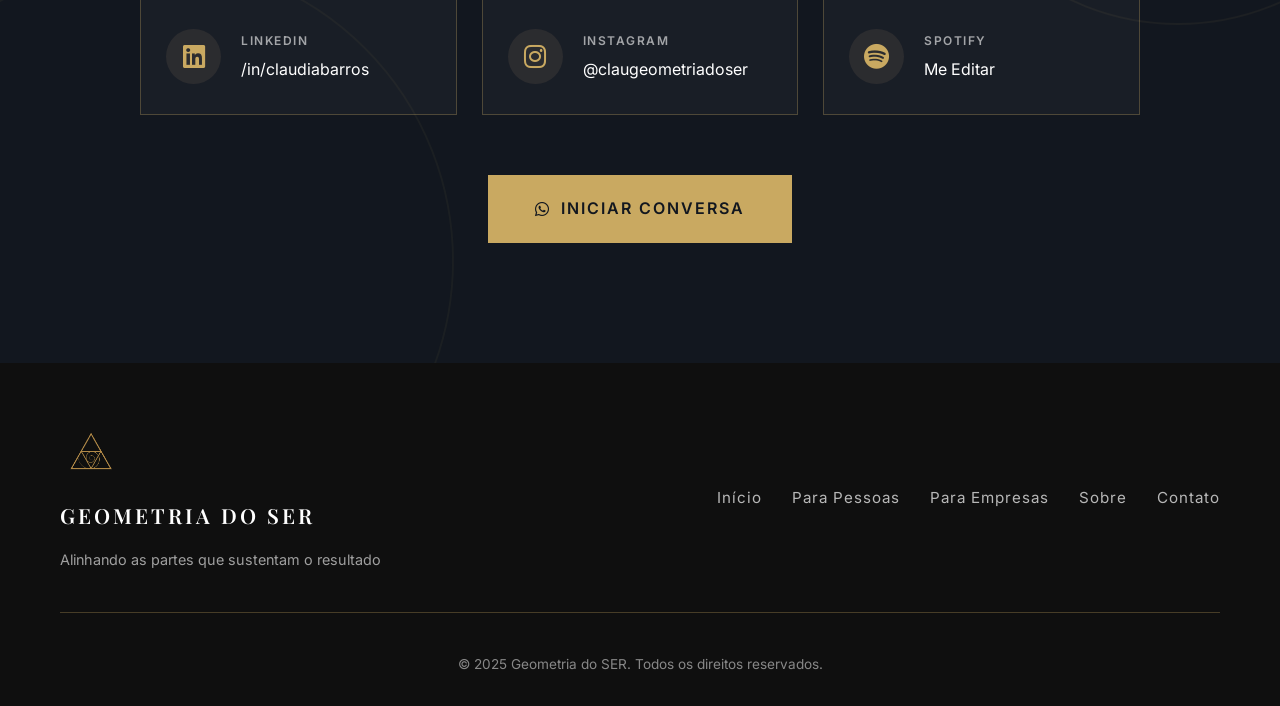
<file: index-old-backup.html>
<!DOCTYPE html>
<html lang="pt-BR">
<head>
    <meta charset="UTF-8">
    <meta name="viewport" content="width=device-width, initial-scale=1.0">
    <meta name="description" content="Geometria do SER - Alinhando as partes que sustentam o resultado. Processos de transformação para empresas e pessoas que precisam recuperar direção.">
    <title>Geometria do SER | Consultoria Estratégica e Desenvolvimento Pessoal</title>
    
    <!-- Google Fonts -->
    <link rel="preconnect" href="https://fonts.googleapis.com">
    <link rel="preconnect" href="https://fonts.gstatic.com" crossorigin>
    <link href="https://fonts.googleapis.com/css2?family=Playfair+Display:wght@400;500;600;700&family=Inter:wght@300;400;500;600&display=swap" rel="stylesheet">
    
    <!-- Font Awesome -->
    <link rel="stylesheet" href="https://cdn.jsdelivr.net/npm/@fortawesome/fontawesome-free@6.4.0/css/all.min.css">
    
    <!-- CSS -->
    <link rel="stylesheet" href="css/style.css">
    <link rel="stylesheet" href="css/secoes-separadas.css">
    <link rel="stylesheet" href="css/downloads.css">
</head>
<body>
    <!-- Navigation -->
    <nav class="navbar" id="navbar">
        <div class="container-nav">
            <div class="nav-brand">
                <img src="images/logo-geometria-do-ser.png" alt="Geometria do SER" class="nav-logo">
                <span class="logo-text">GEOMETRIA DO SER</span>
            </div>
            <button class="nav-toggle" id="navToggle" aria-label="Toggle navigation">
                <span></span>
                <span></span>
                <span></span>
            </button>
            <ul class="nav-menu" id="navMenu">
                <li><a href="#inicio" class="nav-link">INÍCIO</a></li>
                <li><a href="#para-pessoas" class="nav-link">PARA PESSOAS</a></li>
                <li><a href="#para-empresas" class="nav-link">PARA EMPRESAS</a></li>
                <li><a href="#sobre" class="nav-link">SOBRE</a></li>
                <li><a href="#downloads" class="nav-link">DOWNLOADS</a></li>
                <li><a href="#contato" class="nav-link">CONTATO</a></li>
            </ul>
        </div>
    </nav>

    <!-- Hero Section -->
    <section id="inicio" class="hero">
        <div class="geometric-bg">
            <div class="geo-shape shape-1"></div>
            <div class="geo-shape shape-2"></div>
            <div class="geo-shape shape-3"></div>
            <div class="geo-shape shape-4"></div>
            <div class="geo-shape shape-5"></div>
        </div>
        <div class="container">
            <div class="hero-content">
                <div class="hero-logo">
                    <img src="images/logo-geometria-do-ser.png" alt="Geometria do SER" class="hero-logo-img">
                </div>
                <h1 class="hero-title" data-aos="fade-up">GEOMETRIA DO SER</h1>
                <p class="hero-subtitle" data-aos="fade-up" data-aos-delay="100">Alinhando as partes que sustentam o resultado</p>
                <p class="hero-description" data-aos="fade-up" data-aos-delay="200">
                    Processos de transformação para empresas<br>
                    e pessoas que precisam recuperar direção.
                </p>
                <div class="hero-cta" data-aos="fade-up" data-aos-delay="300">
                    <a href="https://engenhariapp.geometriadoser.com.br/engenhariapp" class="btn btn-primary" target="_blank">
                        <i class="fas fa-user-check"></i> Fazer meu diagnóstico
                    </a>
                    <a href="https://wa.me/5511987545477" class="btn btn-secondary" target="_blank">
                        <i class="fab fa-whatsapp"></i> Agendar diagnóstico organizacional
                    </a>
                </div>
                <div class="hero-scroll">
                    <a href="#solucoes-split" class="scroll-indicator">
                        <i class="fas fa-chevron-down"></i>
                    </a>
                </div>
            </div>
        </div>
    </section>

    <!-- Seção Para Pessoas (PF) -->
    <section id="para-pessoas" class="para-pessoas">
        <div class="container">
            <div class="section-header">
                <h2 class="section-title">PARA PESSOAS</h2>
                <div class="title-divider"></div>
            </div>
            
            <div class="secao-intro" data-aos="fade-up">
                <p class="secao-tagline">
                    Ajudo pessoas que perderam o eixo a recuperar direção.<br>
                    Meu trabalho é conduzir travessias de realinhamento e reengenharia interna.
                </p>
            </div>

            <div class="produtos-grid-vertical">
                <!-- Produto PF 01 -->
                <div class="produto-card-vertical" data-aos="fade-up" data-aos-delay="100">
                    <div class="produto-number">01</div>
                    <div class="produto-content">
                        <h3 class="produto-title">Sessão de Realinhamento</h3>
                        <p class="produto-subtitle">Uma leitura estratégica para quem perdeu direção mesmo sendo competente</p>
                        <p class="produto-description">
                            Encontro individual para identificar desalinhamentos invisíveis através de leitura sistêmica. Trabalhamos três dimensões: <strong>Alinhar</strong> (reconhecer o que está fora de eixo), <strong>Mudar</strong> (identificar qual movimento precisa acontecer) e <strong>Expressar</strong> (definir como essa mudança aparece nas decisões).
                        </p>
                        <div class="produto-meta">
                            <span class="meta-item"><i class="fas fa-clock"></i> 1 encontro</span>
                        </div>
                    </div>
                </div>

                <!-- Produto PF 02 -->
                <div class="produto-card-vertical" data-aos="fade-up" data-aos-delay="200">
                    <div class="produto-number">02</div>
                    <div class="produto-content">
                        <h3 class="produto-title">Reengenharia do SER</h3>
                        <p class="produto-subtitle">Transformação estrutural para reorganizar sua vida de dentro para fora</p>
                        <p class="produto-description">
                            Processo estruturado para <strong>desmontar</strong> padrões de desalinhamento, <strong>reorganizar</strong> identidade e decisões, e <strong>reconstruir</strong> direção com base em essência e realidade. Utiliza triângulo A.M.E., mapas simbólicos e integração racional + simbólica.
                        </p>
                        <div class="produto-meta">
                            <span class="meta-item"><i class="fas fa-clock"></i> 4 encontros</span>
                        </div>
                    </div>
                </div>

                <!-- Produto PF 03 -->
                <div class="produto-card-vertical" data-aos="fade-up" data-aos-delay="300">
                    <div class="produto-number">03</div>
                    <div class="produto-content">
                        <h3 class="produto-title">Mentoria de Travessia</h3>
                        <p class="produto-subtitle">Acompanhamento profundo para transições de vida, identidade e carreira</p>
                        <p class="produto-description">
                            Processo continuado para quem está atravessando mudanças profundas. Jornada do <strong>Modo Sobrevivência → Individuação</strong>. Acompanhamento próximo, integrado e estruturado para transformações que se sustentam.
                        </p>
                        <div class="produto-meta">
                            <span class="meta-item"><i class="fas fa-calendar-alt"></i> Sessões semanais por 3 meses</span>
                        </div>
                    </div>
                </div>
            </div>
        </div>
    </section>

    <!-- Seção Para Empresas (PJ) -->
    <section id="para-empresas" class="para-empresas">
        <div class="container">
            <div class="section-header">
                <h2 class="section-title">PARA EMPRESAS</h2>
                <div class="title-divider"></div>
            </div>
            
            <div class="secao-intro" data-aos="fade-up">
                <p class="secao-tagline">
                    Processos de convergência entre estratégia, estrutura e execução — para organizações que precisam de mais do que diagnóstico.
                </p>
            </div>

            <div class="produtos-grid-vertical">
                <!-- Produto PJ 01 -->
                <div class="produto-card-vertical" data-aos="fade-up" data-aos-delay="100">
                    <div class="produto-number">01</div>
                    <div class="produto-content">
                        <h3 class="produto-title">Método Eixo®</h3>
                        <p class="produto-subtitle">Diagnóstico estratégico e alinhamento organizacional</p>
                        <p class="produto-description">
                            Modelo estruturado para identificar o núcleo do desalinhamento e alinhar estratégia, estrutura e direção com foco em execução e resultados sustentados.
                        </p>
                        <div class="produto-icon">
                            <i class="fas fa-crosshairs"></i>
                        </div>
                    </div>
                </div>

                <!-- Produto PJ 02 -->
                <div class="produto-card-vertical" data-aos="fade-up" data-aos-delay="200">
                    <div class="produto-number">02</div>
                    <div class="produto-content">
                        <h3 class="produto-title">CHA Corporativo</h3>
                        <p class="produto-subtitle">Competências, Habilidades e Atitudes para performance</p>
                        <p class="produto-description">
                            Dinâmicas estratégicas que fortalecem liderança, comunicação e tomada de decisão, conectando desenvolvimento humano a resultados concretos.
                        </p>
                        <div class="produto-icon">
                            <i class="fas fa-users-gear"></i>
                        </div>
                    </div>
                </div>

                <!-- Produto PJ 03 -->
                <div class="produto-card-vertical" data-aos="fade-up" data-aos-delay="300">
                    <div class="produto-number">03</div>
                    <div class="produto-content">
                        <h3 class="produto-title">Team Building</h3>
                        <p class="produto-subtitle">Alinhamento e integração para alta performance</p>
                        <p class="produto-description">
                            Experiências estruturadas que fortalecem segurança psicológica, colaboração e clareza de papéis, reduzindo fricções e impulsionando resultados coletivos.
                        </p>
                        <div class="produto-icon">
                            <i class="fas fa-people-group"></i>
                        </div>
                    </div>
                </div>
            </div>
        </div>
    </section>

    <!-- Sobre Claudia Barros -->
    <section id="sobre" class="sobre">
        <div class="container">
            <div class="section-header">
                <h2 class="section-title">SOBRE CLAUDIA BARROS</h2>
                <div class="title-divider"></div>
            </div>
            <div class="sobre-content">
                <div class="sobre-image" data-aos="fade-right">
                    <img src="images/claudia-barros.jpg" alt="Claudia Barros" class="claudia-photo">
                </div>
                <div class="sobre-text" data-aos="fade-left">
                    <p>
                        Engenheira mecânica e consultora estratégica com mais de 20 anos de experiência em multinacionais e atuação multicultural. Especialista em diagnóstico organizacional e desenvolvimento de lideranças em ambientes complexos.
                    </p>
                    <p>
                        Combina a precisão da engenharia com a profundidade das ciências humanas para entregar transformações que realmente se sustentam — tanto para organizações quanto para pessoas em travessias profundas.
                    </p>
                    <div class="sobre-badges">
                        <div class="badge-item">
                            <div class="badge-icon">
                                <i class="fas fa-award"></i>
                            </div>
                            <div class="badge-text">
                                <span class="badge-number">+20</span>
                                <span class="badge-label">Anos de Experiência</span>
                            </div>
                        </div>
                        <div class="badge-item">
                            <div class="badge-icon">
                                <i class="fas fa-globe"></i>
                            </div>
                            <div class="badge-text">
                                <span class="badge-label">Multinacionais</span>
                            </div>
                        </div>
                        <div class="badge-item">
                            <div class="badge-icon">
                                <i class="fas fa-users"></i>
                            </div>
                            <div class="badge-text">
                                <span class="badge-label">Atuação Multicultural</span>
                            </div>
                        </div>
                        <div class="badge-item">
                            <div class="badge-icon">
                                <i class="fas fa-chart-line"></i>
                            </div>
                            <div class="badge-text">
                                <span class="badge-label">Diagnóstico Organizacional</span>
                            </div>
                        </div>
                    </div>
                </div>
            </div>
        </div>
    </section>

    <!-- Downloads / Materiais -->
    <section id="downloads" class="downloads">
        <div class="container">
            <div class="section-header">
                <h2 class="section-title">MATERIAIS PARA DOWNLOAD</h2>
                <div class="title-divider"></div>
            </div>
            
            <div class="downloads-intro" data-aos="fade-up">
                <p class="downloads-subtitle">
                    Conheça em profundidade nossas metodologias e abordagens.<br>
                    Baixe gratuitamente nossas apresentações institucionais.
                </p>
            </div>

            <div class="downloads-grid">
                <!-- Download Card 01 -->
                <div class="download-card" data-aos="fade-up" data-aos-delay="100">
                    <div class="download-icon">
                        <i class="fas fa-file-powerpoint"></i>
                    </div>
                    <div class="download-content">
                        <h3 class="download-title">Método EIXO®</h3>
                        <p class="download-description">
                            Apresentação completa da metodologia Método EIXO® aplicada a contextos organizacionais e pessoais.
                        </p>
                        <div class="download-meta">
                            <span class="meta-tag"><i class="fas fa-file"></i> PowerPoint</span>
                            <span class="meta-tag"><i class="fas fa-weight"></i> 310 KB</span>
                        </div>
                    </div>
                    <a href="apresentacoes/MetodoEIXO_GeometriadoSER.pptx" download class="download-btn">
                        <i class="fas fa-download"></i> Download
                    </a>
                </div>

                <!-- Placeholder para mais materiais -->
                <div class="download-card download-placeholder" data-aos="fade-up" data-aos-delay="200">
                    <div class="download-icon">
                        <i class="fas fa-plus-circle"></i>
                    </div>
                    <div class="download-content">
                        <h3 class="download-title">Mais materiais em breve</h3>
                        <p class="download-description">
                            Novos conteúdos, apresentações e guias práticos serão adicionados regularmente.
                        </p>
                    </div>
                    <span class="download-btn download-disabled">
                        <i class="fas fa-clock"></i> Em breve
                    </span>
                </div>
            </div>
        </div>
    </section>

    <!-- Contato -->
    <section id="contato" class="contato">
        <div class="container">
            <div class="section-header">
                <h2 class="section-title">VAMOS INICIAR SUA JORNADA?</h2>
                <div class="title-divider"></div>
            </div>
            <div class="contato-content">
                <p class="contato-text">
                    Entre em contato para iniciar uma conversa sobre como podemos trabalhar juntos — seja no desenvolvimento da sua organização ou na sua travessia pessoal.
                </p>
                <div class="contato-methods">
                    <div class="contato-row-top">
                        <a href="mailto:claudiabarros@geometriadoser.com.br" class="contato-card" data-aos="fade-up" data-aos-delay="100">
                            <div class="contato-icon">
                                <i class="fas fa-envelope"></i>
                            </div>
                            <div class="contato-info">
                                <span class="contato-label">E-MAIL</span>
                                <span class="contato-value">claudiabarros@geometriadoser.com.br</span>
                            </div>
                        </a>
                        <a href="https://wa.me/5511987545477" class="contato-card" target="_blank" data-aos="fade-up" data-aos-delay="200">
                            <div class="contato-icon">
                                <i class="fab fa-whatsapp"></i>
                            </div>
                            <div class="contato-info">
                                <span class="contato-label">WHATSAPP</span>
                                <span class="contato-value">+55 11 98754-5477</span>
                            </div>
                        </a>
                    </div>
                    <div class="contato-row-bottom">
                        <a href="https://www.linkedin.com/in/claudiabarros/" class="contato-card" target="_blank" data-aos="fade-up" data-aos-delay="300">
                            <div class="contato-icon">
                                <i class="fab fa-linkedin"></i>
                            </div>
                            <div class="contato-info">
                                <span class="contato-label">LINKEDIN</span>
                                <span class="contato-value">/in/claudiabarros</span>
                            </div>
                        </a>
                        <a href="https://www.instagram.com/claugeometriadoser" class="contato-card" target="_blank" data-aos="fade-up" data-aos-delay="400">
                            <div class="contato-icon">
                                <i class="fab fa-instagram"></i>
                            </div>
                            <div class="contato-info">
                                <span class="contato-label">INSTAGRAM</span>
                                <span class="contato-value">@claugeometriadoser</span>
                            </div>
                        </a>
                        <a href="https://open.spotify.com/show/2YXWbjqoFBL9DDLHRI00Aw?si=1566178c64634053" class="contato-card" target="_blank" data-aos="fade-up" data-aos-delay="500">
                            <div class="contato-icon">
                                <i class="fab fa-spotify"></i>
                            </div>
                            <div class="contato-info">
                                <span class="contato-label">SPOTIFY</span>
                                <span class="contato-value">Me Editar</span>
                            </div>
                        </a>
                    </div>
                </div>
                <div class="contato-cta" data-aos="fade-up" data-aos-delay="500">
                    <a href="https://wa.me/5511987545477" class="btn btn-primary" target="_blank">
                        <i class="fab fa-whatsapp"></i> Iniciar Conversa
                    </a>
                </div>
            </div>
        </div>
    </section>

    <!-- Footer -->
    <footer class="footer">
        <div class="container">
            <div class="footer-content">
                <div class="footer-brand">
                    <img src="images/logo-geometria-do-ser.png" alt="Geometria do SER" class="footer-logo">
                    <h3>GEOMETRIA DO SER</h3>
                    <p>Alinhando as partes que sustentam o resultado</p>
                </div>
                <div class="footer-links">
                    <a href="#inicio">Início</a>
                    <a href="#para-pessoas">Para Pessoas</a>
                    <a href="#para-empresas">Para Empresas</a>
                    <a href="#sobre">Sobre</a>
                    <a href="#contato">Contato</a>
                </div>
            </div>
            <div class="footer-bottom">
                <p>&copy; 2025 Geometria do SER. Todos os direitos reservados.</p>
            </div>
        </div>
    </footer>

    <!-- JavaScript -->
    <script src="js/script.js"></script>
</body>
</html>
</file>
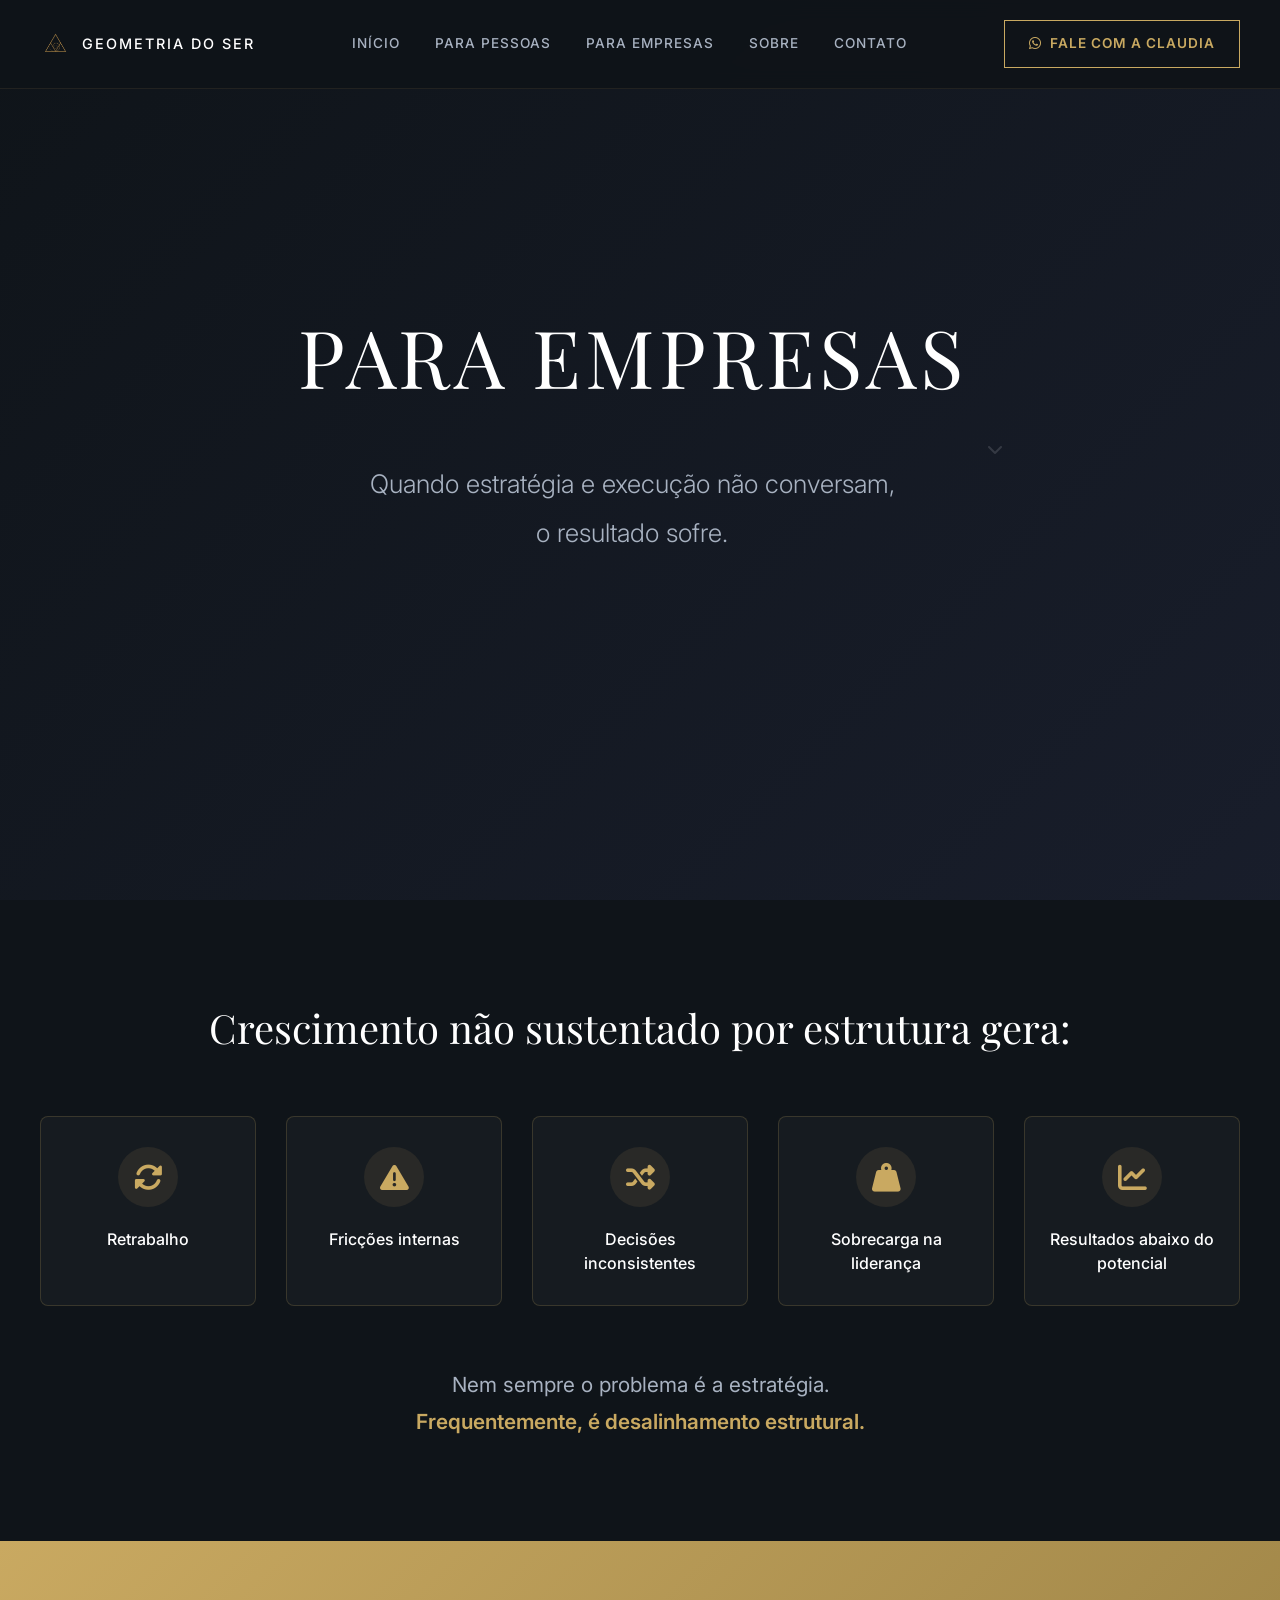
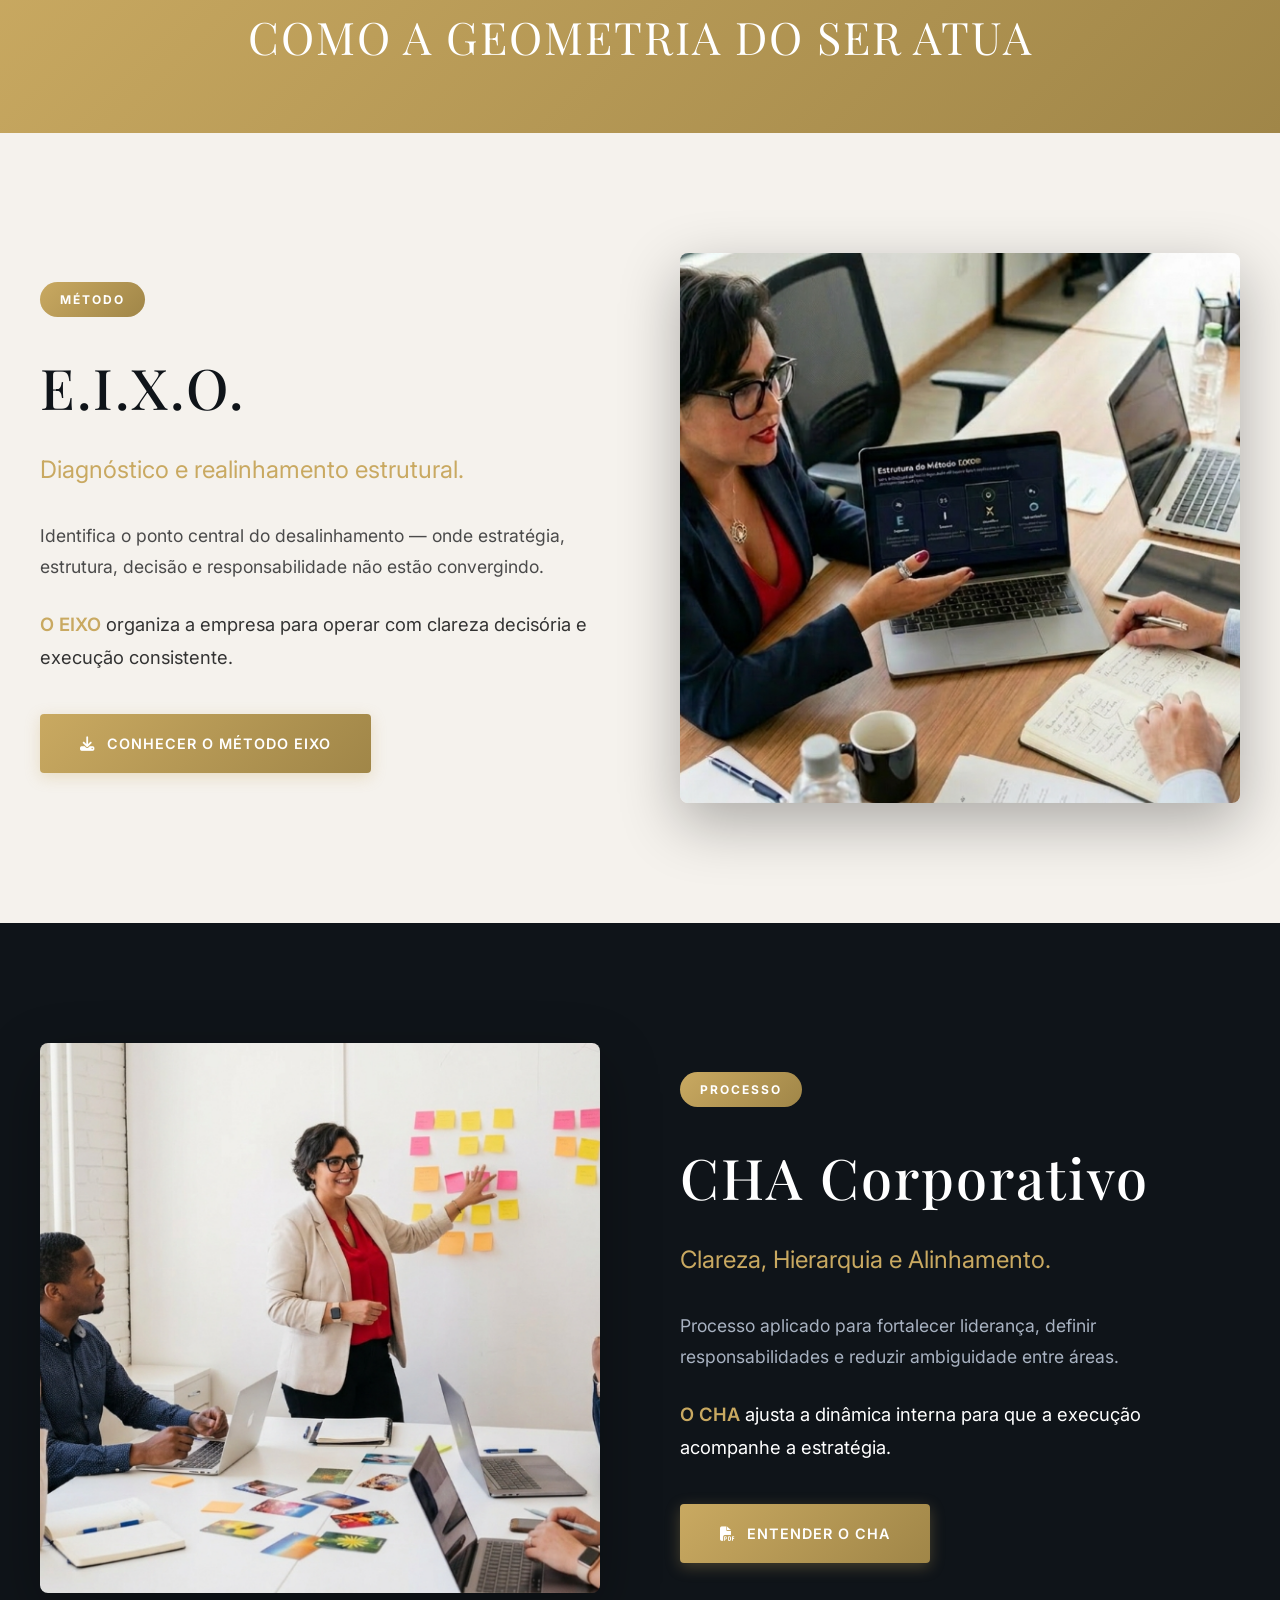
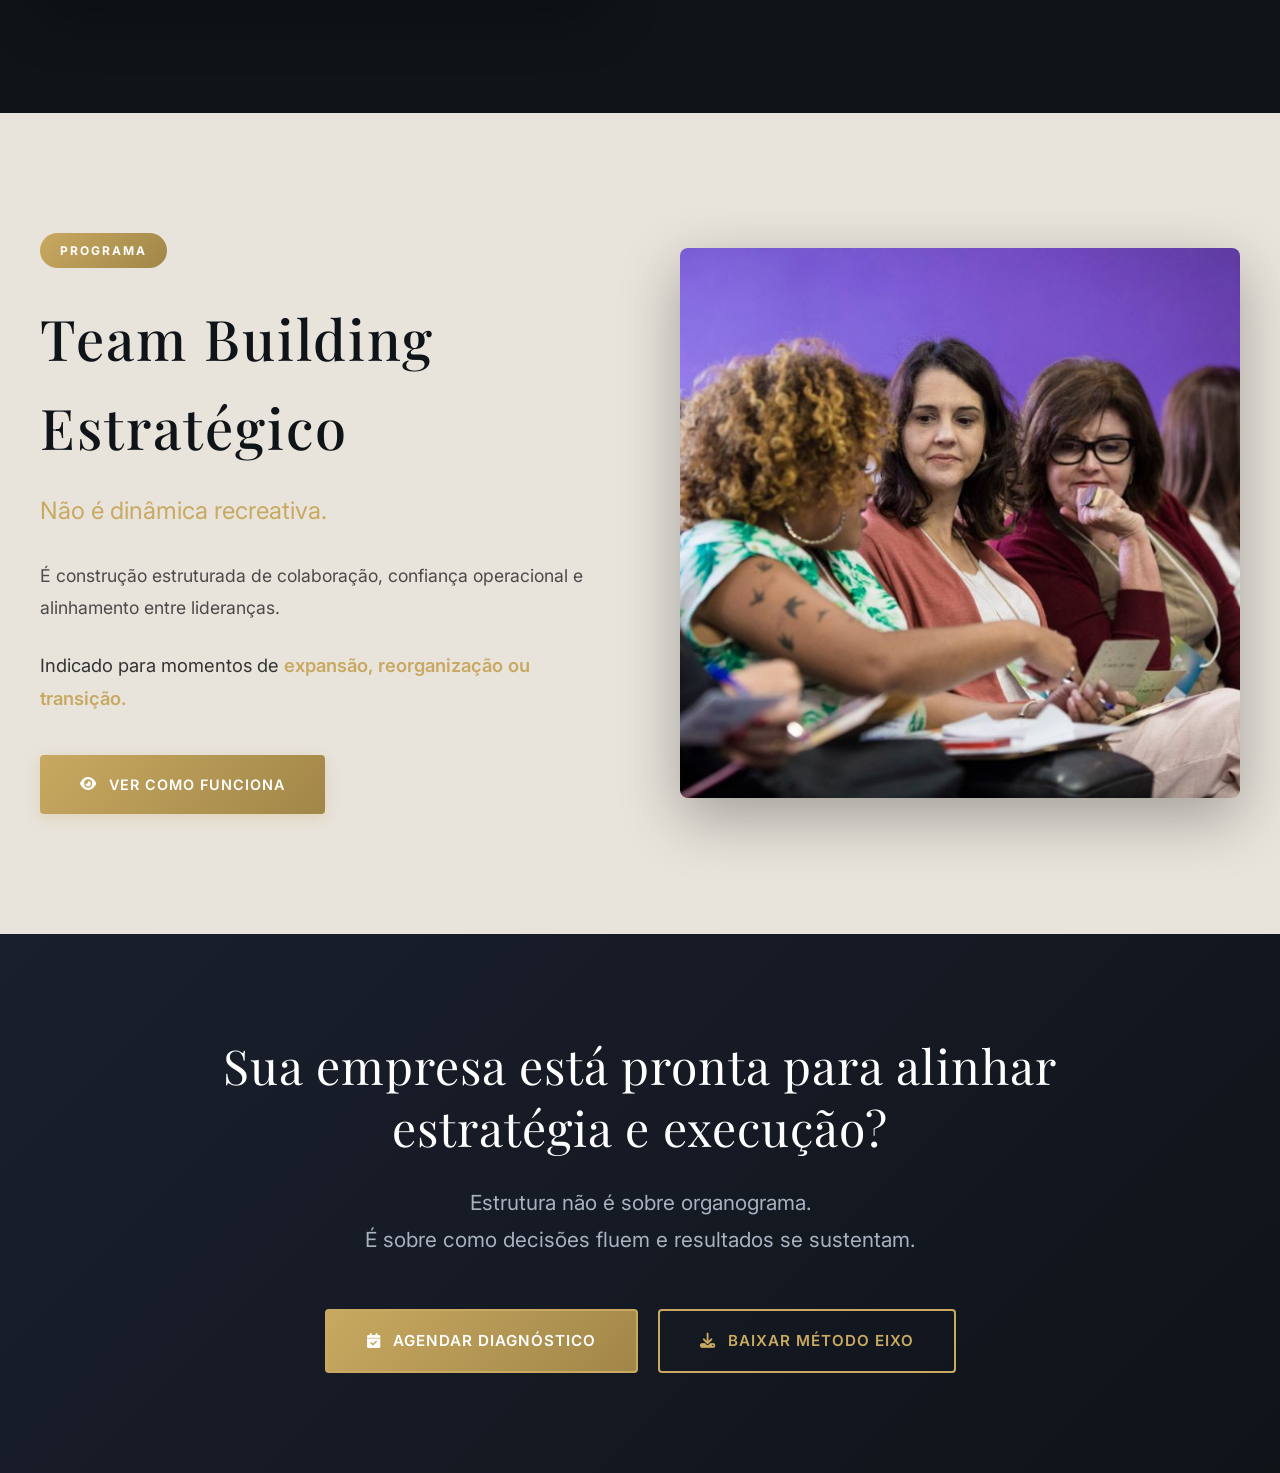
<file: para-empresas.html>
<!DOCTYPE html>
<html lang="pt-BR">
<head>
    <meta charset="UTF-8">
    <meta name="viewport" content="width=device-width, initial-scale=1.0">
    <meta name="description" content="Geometria do SER - Para Empresas. Diagnóstico e realinhamento estrutural para organizações que buscam clareza decisória e execução consistente.">
    <title>Para Empresas | Geometria do SER</title>
    
    <!-- Google Fonts -->
    <link rel="preconnect" href="https://fonts.googleapis.com">
    <link rel="preconnect" href="https://fonts.gstatic.com" crossorigin>
    <link href="https://fonts.googleapis.com/css2?family=Playfair+Display:wght@400;500;600&family=Inter:wght@300;400;500;600;700&display=swap" rel="stylesheet">
    
    <!-- Font Awesome -->
    <link rel="stylesheet" href="https://cdn.jsdelivr.net/npm/@fortawesome/fontawesome-free@6.4.0/css/all.min.css">
    
    <!-- CSS -->
    <link rel="stylesheet" href="css/style-new.css">
    <link rel="stylesheet" href="css/para-empresas.css">
</head>
<body>
    <!-- Header -->
    <header class="header">
        <div class="container-header">
            <div class="brand">
                <img src="images/logo-geometria-do-ser.png" alt="Geometria do SER" class="brand-logo">
                <span class="brand-text">GEOMETRIA DO SER</span>
            </div>
            <nav class="nav">
                <a href="index.html" class="nav-link">INÍCIO</a>
                <a href="para-pessoas.html" class="nav-link">PARA PESSOAS</a>
                <a href="para-empresas.html" class="nav-link active">PARA EMPRESAS</a>
                <a href="#sobre" class="nav-link">SOBRE</a>
                <a href="#contato" class="nav-link">CONTATO</a>
            </nav>
            <a href="https://wa.me/5511987545477" class="btn-header" target="_blank">
                <i class="fab fa-whatsapp"></i> FALE COM A CLAUDIA
            </a>
            <button class="mobile-toggle" id="mobileToggle">
                <span></span>
                <span></span>
                <span></span>
            </button>
        </div>
    </header>

    <!-- Hero Para Empresas -->
    <section class="hero-empresas">
        <div class="hero-empresas-overlay"></div>
        <div class="hero-empresas-content">
            <h1 class="hero-empresas-title">PARA EMPRESAS</h1>
            <p class="hero-empresas-subtitle">
                Quando estratégia e execução não conversam,<br>
                <span class="highlight-gold">o resultado sofre.</span>
            </p>
        </div>
        <div class="scroll-down">
            <i class="fas fa-chevron-down"></i>
        </div>
    </section>

    <!-- Problema -->
    <section class="problema-section">
        <div class="container-problema">
            <h2 class="problema-title">
                Crescimento não sustentado por estrutura gera:
            </h2>
            <div class="problemas-grid">
                <div class="problema-item">
                    <div class="problema-icon">
                        <i class="fas fa-sync-alt"></i>
                    </div>
                    <h3>Retrabalho</h3>
                </div>
                <div class="problema-item">
                    <div class="problema-icon">
                        <i class="fas fa-exclamation-triangle"></i>
                    </div>
                    <h3>Fricções internas</h3>
                </div>
                <div class="problema-item">
                    <div class="problema-icon">
                        <i class="fas fa-random"></i>
                    </div>
                    <h3>Decisões inconsistentes</h3>
                </div>
                <div class="problema-item">
                    <div class="problema-icon">
                        <i class="fas fa-weight-hanging"></i>
                    </div>
                    <h3>Sobrecarga na liderança</h3>
                </div>
                <div class="problema-item">
                    <div class="problema-icon">
                        <i class="fas fa-chart-line"></i>
                    </div>
                    <h3>Resultados abaixo do potencial</h3>
                </div>
            </div>
            <p class="problema-insight">
                Nem sempre o problema é a estratégia.<br>
                <strong>Frequentemente, é desalinhamento estrutural.</strong>
            </p>
        </div>
    </section>

    <!-- Introdução às Soluções -->
    <section class="intro-solucoes">
        <div class="container-intro">
            <h2 class="intro-title">Como a Geometria do Ser atua</h2>
        </div>
    </section>

    <!-- Método EIXO -->
    <section class="metodo-section metodo-eixo">
        <div class="container-metodo">
            <div class="metodo-content">
                <div class="metodo-badge">MÉTODO</div>
                <h2 class="metodo-title">E.I.X.O.</h2>
                <h3 class="metodo-subtitle">Diagnóstico e realinhamento estrutural.</h3>
                <p class="metodo-description">
                    Identifica o ponto central do desalinhamento — onde estratégia, estrutura, decisão e responsabilidade não estão convergindo.
                </p>
                <p class="metodo-resultado">
                    <strong>O EIXO</strong> organiza a empresa para operar com clareza decisória e execução consistente.
                </p>
                <a href="apresentacoes/MetodoEIXO_GeometriadoSER.pdf" class="btn-metodo" download target="_blank">
                    <i class="fas fa-download"></i> CONHECER O MÉTODO EIXO
                </a>
            </div>
            <div class="metodo-image">
                <img src="images/metodo-eixo-empresas.jpg" alt="Método EIXO - Diagnóstico Estrutural" class="metodo-img">
            </div>
        </div>
    </section>

    <!-- CHA Corporativo -->
    <section class="metodo-section metodo-cha">
        <div class="container-metodo reverse">
            <div class="metodo-image">
                <img src="images/cha-corporativo-empresas.jpg" alt="CHA Corporativo - Clareza, Hierarquia e Alinhamento" class="metodo-img">
            </div>
            <div class="metodo-content">
                <div class="metodo-badge">PROCESSO</div>
                <h2 class="metodo-title">CHA Corporativo</h2>
                <h3 class="metodo-subtitle">Clareza, Hierarquia e Alinhamento.</h3>
                <p class="metodo-description">
                    Processo aplicado para fortalecer liderança, definir responsabilidades e reduzir ambiguidade entre áreas.
                </p>
                <p class="metodo-resultado">
                    <strong>O CHA</strong> ajusta a dinâmica interna para que a execução acompanhe a estratégia.
                </p>
                <a href="apresentacoes/CHAcorporativo_GeometriadoSER.pdf" class="btn-metodo" download target="_blank">
                    <i class="fas fa-file-pdf"></i> ENTENDER O CHA
                </a>
            </div>
        </div>
    </section>

    <!-- Team Building -->
    <section class="metodo-section metodo-team">
        <div class="container-metodo">
            <div class="metodo-content">
                <div class="metodo-badge">PROGRAMA</div>
                <h2 class="metodo-title">Team Building Estratégico</h2>
                <h3 class="metodo-subtitle">Não é dinâmica recreativa.</h3>
                <p class="metodo-description">
                    É construção estruturada de colaboração, confiança operacional e alinhamento entre lideranças.
                </p>
                <p class="metodo-resultado">
                    Indicado para momentos de <strong>expansão, reorganização ou transição.</strong>
                </p>
                <a href="apresentacoes/TeamBuilding_GeometriadoSER.pdf" class="btn-metodo" download target="_blank">
                    <i class="fas fa-eye"></i> VER COMO FUNCIONA
                </a>
            </div>
            <div class="metodo-image">
                <img src="images/team-building-empresas.jpg" alt="Team Building Estratégico" class="metodo-img">
            </div>
        </div>
    </section>

    <!-- CTA Final -->
    <section class="cta-empresas-final">
        <div class="container-cta-empresas">
            <h2 class="cta-empresas-title">
                Sua empresa está pronta para alinhar<br>
                estratégia e execução?
            </h2>
            <p class="cta-empresas-text">
                Estrutura não é sobre organograma.<br>
                É sobre como decisões fluem e resultados se sustentam.
            </p>
            <div class="cta-empresas-buttons">
                <a href="https://wa.me/5511987545477?text=Quero%20agendar%20um%20diagn%C3%B3stico%20organizacional." class="btn-cta-empresas btn-primary" target="_blank">
                    <i class="fas fa-calendar-check"></i> AGENDAR DIAGNÓSTICO
                </a>
                <a href="apresentacoes/MetodoEIXO_GeometriadoSER.pdf" class="btn-cta-empresas btn-secondary" download target="_blank">
                    <i class="fas fa-download"></i> BAIXAR MÉTODO EIXO
                </a>
            </div>
        </div>
    </section>

    <!-- JavaScript -->
    <script src="js/script-new.js"></script>
</body>
</html>
</file>
<file: css/style-new.css>
/* =========================================
   GEOMETRIA DO SER - NOVO LAYOUT
   ========================================= */

/* ===== RESET & VARIÁVEIS ===== */
* {
    margin: 0;
    padding: 0;
    box-sizing: border-box;
}

:root {
    /* Cores */
    --cor-dark-bg: #0f1419;
    --cor-navy: #1a1f2e;
    --cor-gold: #C9A961;
    --cor-gold-dark: #A08648;
    --cor-light-bg: #e8e4dc;
    --cor-white: #FFFFFF;
    --cor-gray-light: #a8b2c1;
    
    /* Tipografia */
    --font-serif: 'Playfair Display', serif;
    --font-sans: 'Inter', sans-serif;
    
    /* Transições */
    --transition: all 0.3s ease;
}

html {
    scroll-behavior: smooth;
}

body {
    font-family: var(--font-sans);
    color: var(--cor-white);
    line-height: 1.6;
    overflow-x: hidden;
    background-color: var(--cor-dark-bg);
}

/* ===== HEADER ===== */
.header {
    position: fixed;
    top: 0;
    left: 0;
    right: 0;
    z-index: 1000;
    background-color: rgba(15, 20, 25, 0.95);
    backdrop-filter: blur(10px);
    border-bottom: 1px solid rgba(201, 169, 97, 0.1);
    padding: 20px 0;
}

.container-header {
    max-width: 1400px;
    margin: 0 auto;
    padding: 0 40px;
    display: flex;
    justify-content: space-between;
    align-items: center;
    gap: 40px;
}

.brand {
    display: flex;
    align-items: center;
    gap: 12px;
}

.brand-logo {
    width: 30px;
    height: 30px;
    object-fit: contain;
}

.brand-text {
    font-size: 0.9rem;
    font-weight: 500;
    letter-spacing: 2px;
    color: var(--cor-white);
}

.nav {
    display: flex;
    gap: 35px;
    flex: 1;
    justify-content: center;
}

.nav-link {
    font-size: 0.85rem;
    font-weight: 500;
    letter-spacing: 1px;
    color: var(--cor-gray-light);
    text-decoration: none;
    transition: var(--transition);
    text-transform: uppercase;
}

.nav-link:hover {
    color: var(--cor-gold);
}

.btn-header {
    display: inline-flex;
    align-items: center;
    gap: 8px;
    padding: 12px 24px;
    border: 1.5px solid var(--cor-gold);
    background-color: transparent;
    color: var(--cor-gold);
    text-decoration: none;
    font-size: 0.85rem;
    font-weight: 600;
    letter-spacing: 1px;
    text-transform: uppercase;
    transition: var(--transition);
}

.btn-header:hover {
    background-color: var(--cor-gold);
    color: var(--cor-dark-bg);
}

.mobile-toggle {
    display: none;
    flex-direction: column;
    gap: 5px;
    background: none;
    border: none;
    cursor: pointer;
}

.mobile-toggle span {
    width: 25px;
    height: 2px;
    background-color: var(--cor-gold);
    transition: var(--transition);
}

/* ===== HERO SECTION ===== */
.hero-section {
    position: relative;
    min-height: 100vh;
    display: flex;
    align-items: center;
    justify-content: center;
    background-color: var(--cor-dark-bg);
    padding: 120px 40px 80px;
    overflow: hidden;
}

.hero-logo-background {
    position: absolute;
    top: 50%;
    left: 50%;
    transform: translate(-50%, -50%);
    width: 500px;
    height: 500px;
    opacity: 0.06;
    pointer-events: none;
    z-index: 0;
}

.logo-bg {
    width: 100%;
    height: 100%;
    object-fit: contain;
    filter: brightness(0) saturate(100%) invert(72%) sepia(18%) saturate(762%) hue-rotate(358deg) brightness(92%) contrast(86%);
}

.container-hero {
    max-width: 1100px;
    text-align: center;
    position: relative;
    z-index: 1;
}

.hero-title {
    font-family: var(--font-serif);
    font-size: 3.2rem;
    font-weight: 400;
    line-height: 1.4;
    color: var(--cor-white);
    margin-bottom: 35px;
    letter-spacing: 0.5px;
}

.hero-title .highlight {
    color: var(--cor-gold);
}

.hero-subtitle {
    font-size: 1.1rem;
    line-height: 1.8;
    color: var(--cor-gray-light);
    font-weight: 300;
    max-width: 700px;
    margin: 0 auto;
}

.hero-scroll {
    margin-top: 80px;
}

.scroll-indicator {
    color: var(--cor-gold);
    font-size: 1.5rem;
    text-decoration: none;
    animation: bounce 2s infinite;
    display: inline-block;
}

@keyframes bounce {
    0%, 100% {
        transform: translateY(0);
    }
    50% {
        transform: translateY(10px);
    }
}

/* ===== DUAL SECTION (Para Pessoas | Para Empresas) ===== */
.dual-section {
    background-color: var(--cor-navy);
    padding: 100px 40px;
    position: relative;
}

.container-dual {
    max-width: 1400px;
    margin: 0 auto;
    display: grid;
    grid-template-columns: 1fr auto 1fr;
    gap: 80px;
    align-items: start;
}

.dual-column {
    text-align: center;
    padding: 40px 20px;
}

.icon-circle {
    width: 80px;
    height: 80px;
    border-radius: 50%;
    border: 2px solid var(--cor-gold);
    display: flex;
    align-items: center;
    justify-content: center;
    margin: 0 auto 30px;
    font-size: 2rem;
    color: var(--cor-gold);
}

.dual-label {
    font-size: 0.85rem;
    letter-spacing: 2px;
    color: var(--cor-gray-light);
    font-weight: 500;
    margin-bottom: 5px;
}

.dual-title {
    font-family: var(--font-serif);
    font-size: 2.5rem;
    font-weight: 500;
    color: var(--cor-white);
    margin-bottom: 40px;
    letter-spacing: 2px;
}

.dual-content {
    max-width: 500px;
    margin: 0 auto;
}

.dual-description {
    font-size: 1rem;
    line-height: 1.9;
    color: var(--cor-white);
    margin-bottom: 30px;
}

.dual-divider {
    width: 120px;
    height: 1px;
    background: linear-gradient(90deg, transparent, var(--cor-gold), transparent);
    margin: 30px auto;
}

.dual-cta-text {
    font-size: 0.95rem;
    line-height: 1.7;
    color: var(--cor-gold);
    margin-bottom: 40px;
}

.btn-dual {
    display: inline-flex;
    align-items: center;
    gap: 10px;
    padding: 16px 35px;
    border: 1.5px solid var(--cor-gold);
    background-color: transparent;
    color: var(--cor-gold);
    text-decoration: none;
    font-size: 0.85rem;
    font-weight: 600;
    letter-spacing: 1px;
    text-transform: uppercase;
    transition: var(--transition);
}

.btn-dual:hover {
    background-color: var(--cor-gold);
    color: var(--cor-dark-bg);
    transform: translateX(5px);
}

/* Divisor Central */
.center-divider {
    position: relative;
    width: 1px;
    background: linear-gradient(180deg, transparent, var(--cor-gold), transparent);
    height: 100%;
    min-height: 600px;
}

.divider-icon {
    position: absolute;
    top: 50%;
    left: 50%;
    transform: translate(-50%, -50%);
    width: 40px;
    height: 40px;
    border-radius: 50%;
    border: 2px solid var(--cor-gold);
    background-color: var(--cor-navy);
}

.divider-icon::before {
    content: '';
    position: absolute;
    top: 50%;
    left: 50%;
    transform: translate(-50%, -50%);
    width: 20px;
    height: 20px;
    border-radius: 50%;
    border: 1px solid var(--cor-gold);
}

.divider-icon::after {
    content: '';
    position: absolute;
    top: 50%;
    left: 50%;
    transform: translate(-50%, -50%);
    width: 8px;
    height: 8px;
    border-radius: 50%;
    background-color: var(--cor-gold);
}

/* ===== SEÇÃO SISTEMA ===== */
.sistema-section {
    background-color: var(--cor-light-bg);
    padding: 100px 40px;
}

.container-sistema {
    max-width: 1200px;
    margin: 0 auto;
    text-align: center;
}

.sistema-title {
    font-family: var(--font-sans);
    font-size: 1.8rem;
    font-weight: 600;
    color: var(--cor-dark-bg);
    letter-spacing: 1px;
    margin-bottom: 80px;
    text-transform: uppercase;
}

.sistema-grid {
    display: grid;
    grid-template-columns: repeat(3, 1fr);
    gap: 60px;
    margin-bottom: 60px;
}

.sistema-item {
    text-align: center;
}

.sistema-icon {
    margin-bottom: 30px;
    display: flex;
    justify-content: center;
}

.sistema-item-title {
    font-size: 1.1rem;
    font-weight: 600;
    color: var(--cor-dark-bg);
    letter-spacing: 1.5px;
    margin-bottom: 20px;
    text-transform: uppercase;
}

.sistema-item-text {
    font-size: 0.95rem;
    line-height: 1.8;
    color: #4a4a4a;
}

.sistema-footer {
    font-size: 1rem;
    line-height: 1.8;
    color: var(--cor-dark-bg);
    font-style: italic;
    margin-top: 40px;
}

/* ===== SEÇÃO SOBRE CLAUDIA BARROS ===== */
.sobre-section {
    background-color: var(--cor-dark-bg);
    padding: 120px 40px;
    position: relative;
    overflow: hidden;
}

.sobre-section::before {
    content: '';
    position: absolute;
    top: 0;
    left: 0;
    right: 0;
    bottom: 0;
    background-image: 
        radial-gradient(circle at 20% 50%, rgba(201, 169, 97, 0.03) 0%, transparent 50%),
        radial-gradient(circle at 80% 80%, rgba(201, 169, 97, 0.02) 0%, transparent 50%);
    pointer-events: none;
}

.container-sobre {
    max-width: 1200px;
    margin: 0 auto;
    display: grid;
    grid-template-columns: 400px 1fr;
    gap: 80px;
    align-items: center;
    position: relative;
    z-index: 1;
}

.sobre-image-container {
    position: relative;
}

.sobre-image {
    width: 100%;
    height: 500px;
    object-fit: cover;
    border-radius: 8px;
    box-shadow: 0 20px 60px rgba(0, 0, 0, 0.5);
}

.sobre-decoration {
    position: absolute;
    top: -20px;
    left: -20px;
    right: 20px;
    bottom: 20px;
    border: 2px solid var(--cor-gold);
    border-radius: 8px;
    z-index: -1;
}

.sobre-content {
    color: var(--cor-white);
}

.sobre-title {
    font-family: var(--font-serif);
    font-size: 3rem;
    font-weight: 400;
    color: var(--cor-gold);
    letter-spacing: 3px;
    margin-bottom: 30px;
}

.sobre-lead {
    font-size: 1.3rem;
    line-height: 1.8;
    margin-bottom: 25px;
    color: var(--cor-white);
}

.sobre-lead strong {
    color: var(--cor-gold);
    font-weight: 600;
}

.sobre-text {
    font-size: 1.1rem;
    line-height: 1.8;
    margin-bottom: 20px;
    color: var(--cor-gray-light);
}

.sobre-text strong {
    color: var(--cor-white);
    font-weight: 500;
}

.sobre-badges {
    display: flex;
    gap: 15px;
    flex-wrap: wrap;
    margin: 40px 0;
}

.badge-sobre {
    display: flex;
    align-items: center;
    gap: 10px;
    padding: 12px 20px;
    background: rgba(201, 169, 97, 0.1);
    border: 1px solid rgba(201, 169, 97, 0.3);
    border-radius: 25px;
    color: var(--cor-gold);
    font-size: 0.95rem;
    font-weight: 500;
}

.badge-sobre i {
    font-size: 1.1rem;
}

.btn-sobre {
    display: inline-flex;
    align-items: center;
    gap: 12px;
    padding: 18px 40px;
    background: linear-gradient(135deg, var(--cor-gold), var(--cor-gold-dark));
    color: white;
    text-decoration: none;
    font-size: 0.95rem;
    font-weight: 600;
    letter-spacing: 1px;
    text-transform: uppercase;
    border-radius: 4px;
    transition: all 0.3s ease;
    margin-top: 20px;
}

.btn-sobre:hover {
    background: linear-gradient(135deg, var(--cor-gold-dark), var(--cor-gold));
    transform: translateY(-3px);
    box-shadow: 0 10px 30px rgba(201, 169, 97, 0.5);
}

/* ===== SEÇÃO CONTATO ===== */
.contato-section {
    background-color: var(--cor-light-bg);
    padding: 100px 40px;
    position: relative;
}

.container-contato {
    max-width: 1200px;
    margin: 0 auto;
}

.contato-header {
    text-align: center;
    margin-bottom: 70px;
}

.contato-title {
    font-family: var(--font-serif);
    font-size: 3rem;
    font-weight: 400;
    color: var(--cor-dark-bg);
    margin-bottom: 20px;
}

.contato-subtitle {
    font-size: 1.2rem;
    line-height: 1.8;
    color: #666;
}

.contato-grid {
    display: grid;
    grid-template-columns: repeat(auto-fit, minmax(280px, 1fr));
    gap: 30px;
}

.contato-card {
    background: white;
    padding: 40px 30px;
    border-radius: 8px;
    border: 2px solid rgba(201, 169, 97, 0.2);
    text-align: center;
    text-decoration: none;
    transition: all 0.3s ease;
    display: flex;
    flex-direction: column;
    align-items: center;
    gap: 15px;
}

.contato-card:hover {
    transform: translateY(-8px);
    border-color: var(--cor-gold);
    box-shadow: 0 15px 40px rgba(201, 169, 97, 0.25);
}

.contato-icon {
    width: 70px;
    height: 70px;
    border-radius: 50%;
    display: flex;
    align-items: center;
    justify-content: center;
    font-size: 2rem;
    color: white;
    margin-bottom: 10px;
}

.contato-icon.whatsapp {
    background: linear-gradient(135deg, #25D366, #128C7E);
}

.contato-icon.email {
    background: linear-gradient(135deg, var(--cor-gold), var(--cor-gold-dark));
}

.contato-icon.linkedin {
    background: linear-gradient(135deg, #0077B5, #005582);
}

.contato-icon.instagram {
    background: linear-gradient(135deg, #E4405F, #C13584);
}

.contato-icon.spotify {
    background: linear-gradient(135deg, #1DB954, #1AA34A);
}

.contato-label {
    font-size: 0.85rem;
    font-weight: 700;
    letter-spacing: 2px;
    color: var(--cor-gold);
    text-transform: uppercase;
}

.contato-value {
    font-size: 1rem;
    font-weight: 500;
    color: var(--cor-dark-bg);
    line-height: 1.5;
}

.contato-action {
    font-size: 0.9rem;
    font-weight: 600;
    color: var(--cor-gold);
    margin-top: 10px;
}

.contato-card:hover .contato-action {
    transform: translateX(5px);
}

/* ===== FOOTER ===== */
.footer {
    background-color: var(--cor-dark-bg);
    padding: 60px 40px 30px;
    position: relative;
}

.container-footer {
    max-width: 1200px;
    margin: 0 auto;
}

.footer-content {
    display: grid;
    grid-template-columns: 2fr 1fr 1fr 1fr;
    gap: 50px;
    margin-bottom: 50px;
    padding-bottom: 40px;
    border-bottom: 1px solid rgba(201, 169, 97, 0.2);
}

.footer-brand {
    display: flex;
    flex-direction: column;
    gap: 15px;
}

.footer-logo {
    width: 50px;
    height: 50px;
    object-fit: contain;
}

.footer-title {
    font-family: var(--font-serif);
    font-size: 1.3rem;
    font-weight: 500;
    color: var(--cor-white);
    letter-spacing: 2px;
}

.footer-tagline {
    font-size: 0.95rem;
    color: var(--cor-gray-light);
    line-height: 1.6;
    max-width: 300px;
}

.footer-heading {
    font-size: 1rem;
    font-weight: 600;
    color: var(--cor-gold);
    margin-bottom: 20px;
    text-transform: uppercase;
    letter-spacing: 1px;
}

.footer-menu {
    list-style: none;
    display: flex;
    flex-direction: column;
    gap: 12px;
}

.footer-menu li a {
    color: var(--cor-gray-light);
    text-decoration: none;
    font-size: 0.95rem;
    transition: var(--transition);
}

.footer-menu li a:hover {
    color: var(--cor-gold);
    padding-left: 5px;
}

.footer-bottom {
    text-align: center;
    padding-top: 30px;
}

.footer-copyright {
    font-size: 0.9rem;
    color: var(--cor-gray-light);
}

/* ===== RESPONSIVIDADE ===== */
@media (max-width: 1024px) {
    .container-dual {
        grid-template-columns: 1fr;
        gap: 60px;
    }
    
    .center-divider {
        display: none;
    }
    
    .sistema-grid {
        grid-template-columns: 1fr;
        gap: 50px;
    }
    
    .hero-logo-background {
        width: 400px;
        height: 400px;
    }
    
    .container-sobre {
        grid-template-columns: 1fr;
        gap: 50px;
    }
    
    .sobre-image {
        height: 400px;
    }
    
    .contato-grid {
        grid-template-columns: repeat(auto-fit, minmax(250px, 1fr));
    }
    
    .footer-content {
        grid-template-columns: 1fr 1fr;
        gap: 40px;
    }
    
    .footer-brand {
        grid-column: 1 / -1;
    }
}

@media (max-width: 768px) {
    .nav {
        display: none;
    }
    
    .mobile-toggle {
        display: flex;
    }
    
    .btn-header {
        display: none;
    }
    
    .hero-title {
        font-size: 2rem;
    }
    
    .hero-subtitle {
        font-size: 1rem;
    }
    
    .dual-title {
        font-size: 2rem;
    }
    
    .sistema-title {
        font-size: 1.4rem;
    }
    
    .container-header {
        padding: 0 20px;
    }
    
    .hero-section {
        padding: 100px 20px 60px;
    }
    
    .hero-logo-background {
        width: 300px;
        height: 300px;
    }
    
    .dual-section {
        padding: 60px 20px;
    }
    
    .sistema-section {
        padding: 60px 20px;
    }
    
    .sobre-section {
        padding: 60px 20px;
    }
    
    .sobre-title {
        font-size: 2rem;
    }
    
    .sobre-lead {
        font-size: 1.1rem;
    }
    
    .sobre-text {
        font-size: 1rem;
    }
    
    .sobre-image {
        height: 350px;
    }
    
    .sobre-badges {
        flex-direction: column;
    }
    
    .badge-sobre {
        justify-content: center;
    }
    
    .contato-section {
        padding: 60px 20px;
    }
    
    .contato-title {
        font-size: 2rem;
    }
    
    .contato-subtitle {
        font-size: 1rem;
    }
    
    .contato-grid {
        grid-template-columns: 1fr;
    }
    
    .footer {
        padding: 40px 20px 20px;
    }
    
    .footer-content {
        grid-template-columns: 1fr;
        gap: 30px;
    }
    
    .footer-brand {
        grid-column: 1;
    }
}
</file>
<file: css/style.css>
/* =========================================
   GEOMETRIA DO SER - ESTILOS PRINCIPAIS
   Layout Dividido: PF (esquerda) | PJ (direita)
   ========================================= */

/* ===== RESET & VARIÁVEIS ===== */
* {
    margin: 0;
    padding: 0;
    box-sizing: border-box;
}

:root {
    /* Paleta de Cores - Azul Marinho + Dourado */
    --cor-primaria-escura: #12171f;      /* Azul marinho escuro (fundo principal) */
    --cor-destaque: #C9A961;             /* Dourado (destaque principal) */
    --cor-destaque-escura: #A08648;      /* Dourado mais escuro (hover) */
    --cor-fundo-claro: #F8F5F0;          /* Off-white (mantém) */
    --cor-texto: #1C1C1C;                /* Texto em fundos claros */
    --cor-texto-claro: #FFFFFF;          /* Texto em fundos escuros */
    --cor-texto-secundario: #A8B2C1;     /* Cinza claro para textos secundários */
    --cor-borda: rgba(201, 169, 97, 0.3); /* Borda dourada */
    
    /* Tipografia */
    --fonte-titulo: 'Playfair Display', serif;
    --fonte-corpo: 'Inter', sans-serif;
    
    /* Espaçamentos */
    --espacamento-secao: 120px;
    --espacamento-secao-mobile: 60px;
    
    /* Transições */
    --transicao-padrao: all 0.3s ease;
}

html {
    scroll-behavior: smooth;
}

body {
    font-family: var(--fonte-corpo);
    color: var(--cor-texto);
    line-height: 1.7;
    overflow-x: hidden;
    background-color: var(--cor-fundo-claro);
}

.container {
    max-width: 1200px;
    margin: 0 auto;
    padding: 0 20px;
}

.container-nav {
    max-width: 1400px;
    margin: 0 auto;
    padding: 0 40px;
}

/* ===== NAVEGAÇÃO ===== */
.navbar {
    position: fixed;
    top: 0;
    left: 0;
    right: 0;
    z-index: 1000;
    background-color: transparent;
    transition: var(--transicao-padrao);
    padding: 20px 0;
}

.navbar.scrolled {
    background-color: rgba(28, 28, 28, 0.95);
    box-shadow: 0 2px 20px rgba(0, 0, 0, 0.3);
    padding: 15px 0;
}

.navbar .container-nav {
    display: flex;
    justify-content: space-between;
    align-items: center;
}

.nav-brand {
    display: flex;
    align-items: center;
    gap: 15px;
}

.nav-logo {
    width: 40px;
    height: 40px;
    object-fit: contain;
}

.logo-text {
    font-family: var(--fonte-titulo);
    font-size: 1.3rem;
    font-weight: 600;
    letter-spacing: 3px;
    color: var(--cor-texto-claro);
}

.nav-menu {
    display: flex;
    list-style: none;
    gap: 35px;
    align-items: center;
}

.nav-link {
    color: var(--cor-texto-claro);
    text-decoration: none;
    font-size: 0.85rem;
    font-weight: 500;
    letter-spacing: 2px;
    position: relative;
    transition: var(--transicao-padrao);
}

.nav-link::after {
    content: '';
    position: absolute;
    bottom: -5px;
    left: 0;
    width: 0;
    height: 2px;
    background-color: var(--cor-destaque);
    transition: var(--transicao-padrao);
}

.nav-link:hover,
.nav-link.active {
    color: var(--cor-destaque);
}

.nav-link:hover::after,
.nav-link.active::after {
    width: 100%;
}

.nav-toggle {
    display: none;
    flex-direction: column;
    gap: 5px;
    background: none;
    border: none;
    cursor: pointer;
    padding: 5px;
}

.nav-toggle span {
    width: 25px;
    height: 2px;
    background-color: var(--cor-texto-claro);
    transition: var(--transicao-padrao);
}

/* ===== HERO SECTION ===== */
.hero {
    min-height: 100vh;
    background-color: var(--cor-primaria-escura);
    display: flex;
    align-items: center;
    justify-content: center;
    position: relative;
    overflow: hidden;
    padding: 120px 20px 80px;
}

.geometric-bg {
    position: absolute;
    top: 0;
    left: 0;
    right: 0;
    bottom: 0;
    overflow: hidden;
    opacity: 1;
}

.geo-shape {
    position: absolute;
    border: 2px solid var(--cor-destaque);
    opacity: 0.08;
}

.shape-1 {
    width: 600px;
    height: 600px;
    border-radius: 50%;
    top: -300px;
    right: -200px;
    border-width: 3px;
    animation: float 20s ease-in-out infinite;
}

.shape-2 {
    width: 500px;
    height: 500px;
    border-radius: 50%;
    bottom: -250px;
    left: -100px;
    border-width: 3px;
    animation: float 15s ease-in-out infinite reverse;
}

.shape-3 {
    width: 400px;
    height: 400px;
    border-radius: 50%;
    top: 40%;
    left: 50%;
    transform: translate(-50%, -50%);
    border-width: 2px;
    animation: float 18s ease-in-out infinite;
}

/* Formas adicionais no hero - Elementos do Logo */
.shape-4 {
    width: 250px;
    height: 250px;
    clip-path: polygon(50% 0%, 100% 100%, 0% 100%);
    top: 20%;
    right: 10%;
    border: 2px solid var(--cor-destaque);
    opacity: 0.1;
    animation: float 25s ease-in-out infinite reverse;
}

.shape-5 {
    width: 180px;
    height: 180px;
    border-radius: 50%;
    bottom: 25%;
    right: 15%;
    border: 2px solid var(--cor-destaque);
    opacity: 0.12;
    animation: float 22s ease-in-out infinite;
}

@keyframes float {
    0%, 100% {
        transform: translateY(0) rotate(0deg);
    }
    50% {
        transform: translateY(-30px) rotate(10deg);
    }
}

.hero-content {
    text-align: center;
    position: relative;
    z-index: 2;
    max-width: 900px;
    margin: 0 auto;
}

.hero-logo {
    margin-bottom: 30px;
}

.hero-logo-img {
    width: 120px;
    height: 120px;
    object-fit: contain;
    opacity: 0.9;
}

.hero-title {
    font-family: var(--fonte-titulo);
    font-size: 4.5rem;
    font-weight: 700;
    color: var(--cor-texto-claro);
    letter-spacing: 8px;
    margin-bottom: 20px;
    line-height: 1.2;
}

.hero-subtitle {
    font-size: 1.5rem;
    color: var(--cor-destaque);
    font-weight: 300;
    letter-spacing: 3px;
    margin-bottom: 30px;
}

.hero-description {
    font-size: 1.1rem;
    color: rgba(255, 255, 255, 0.85);
    max-width: 700px;
    margin: 0 auto 50px;
    line-height: 1.8;
}

.hero-cta {
    margin-top: 50px;
    display: flex;
    gap: 20px;
    flex-wrap: wrap;
    justify-content: center;
}

.btn {
    display: inline-flex;
    align-items: center;
    gap: 10px;
    padding: 18px 45px;
    font-size: 1rem;
    font-weight: 600;
    text-decoration: none;
    letter-spacing: 2px;
    border: 2px solid var(--cor-destaque);
    background-color: transparent;
    color: var(--cor-destaque);
    transition: var(--transicao-padrao);
    cursor: pointer;
    text-transform: uppercase;
}

.btn:hover {
    background-color: var(--cor-destaque);
    color: var(--cor-primaria-escura);
    transform: translateY(-3px);
    box-shadow: 0 10px 30px rgba(201, 169, 97, 0.4);
}

.btn-primary {
    background-color: var(--cor-destaque);
    color: var(--cor-primaria-escura);
    border-color: var(--cor-destaque);
}

.btn-primary:hover {
    background-color: var(--cor-destaque-escura);
    border-color: var(--cor-destaque-escura);
    color: white;
}

.btn-secondary {
    background-color: transparent;
    color: var(--cor-destaque);
    border-color: var(--cor-destaque);
}

.btn-secondary:hover {
    background-color: var(--cor-destaque);
    color: var(--cor-primaria-escura);
}

.hero-scroll {
    margin-top: 80px;
}

.scroll-indicator {
    color: var(--cor-destaque);
    font-size: 1.5rem;
    animation: bounce 2s infinite;
}

@keyframes bounce {
    0%, 100% {
        transform: translateY(0);
    }
    50% {
        transform: translateY(10px);
    }
}

/* ===== SEÇÃO DIVIDIDA (PF | PJ) ===== */
.solucoes-split {
    position: relative;
    overflow: hidden;
}

.split-container {
    display: flex;
    min-height: 100vh;
    position: relative;
}

.split-side {
    flex: 1;
    padding: var(--espacamento-secao) 40px;
    position: relative;
}

/* LADO ESQUERDO - PARA PESSOAS (PF) */
.split-left {
    background-color: var(--cor-fundo-claro);
    background-image: 
        radial-gradient(circle, rgba(82, 181, 229, 0.02) 1px, transparent 1px);
    background-size: 30px 30px;
    color: var(--cor-texto);
    position: relative;
}

/* Linha vertical à esquerda (como na apresentação) */
.split-left::before {
    content: '';
    position: absolute;
    top: 15%;
    left: 40px;
    width: 4px;
    height: 80px;
    background-color: var(--cor-destaque);
    pointer-events: none;
}

.split-left::after {
    content: '';
    position: absolute;
    bottom: 15%;
    right: 10%;
    width: 200px;
    height: 200px;
    border-radius: 50%;
    border: 2px solid rgba(82, 181, 229, 0.08);
    pointer-events: none;
}

/* LADO DIREITO - PARA EMPRESAS (PJ) */
.split-right {
    background-color: var(--cor-primaria-escura);
    color: var(--cor-texto-claro);
    position: relative;
}

/* Círculos grandes e sutis (como na apresentação) */
.split-right::before {
    content: '';
    position: absolute;
    top: 10%;
    right: -100px;
    width: 400px;
    height: 400px;
    border-radius: 50%;
    border: 2px solid rgba(82, 181, 229, 0.06);
    pointer-events: none;
}

.split-right::after {
    content: '';
    position: absolute;
    bottom: -150px;
    left: -100px;
    width: 500px;
    height: 500px;
    border-radius: 50%;
    border: 2px solid rgba(82, 181, 229, 0.05);
    pointer-events: none;
}

.split-right .section-title {
    color: var(--cor-texto-claro);
}

/* LINHA DIVISÓRIA CENTRAL */
.split-divider {
    position: absolute;
    left: 50%;
    top: 0;
    bottom: 0;
    width: 3px;
    background: linear-gradient(
        to bottom,
        transparent 0%,
        var(--cor-destaque) 10%,
        var(--cor-destaque) 50%,
        var(--cor-destaque) 50%,
        var(--cor-destaque) 90%,
        transparent 100%
    );
    transform: translateX(-50%);
    z-index: 10;
}

/* Elementos do logo na linha divisória */
.split-divider::before {
    content: '▲';
    position: absolute;
    top: 30%;
    left: 50%;
    transform: translateX(-50%);
    color: var(--cor-destaque);
    font-size: 1rem;
    opacity: 0.5;
}

.split-divider::after {
    content: '●';
    position: absolute;
    bottom: 30%;
    left: 50%;
    transform: translateX(-50%);
    color: var(--cor-destaque);
    font-size: 1rem;
    opacity: 0.5;
}

.split-content {
    max-width: 600px;
    margin: 0 auto;
}

.split-intro {
    margin-bottom: 60px;
}

.split-tagline {
    font-size: 1.15rem;
    line-height: 1.9;
    font-weight: 400;
}

.split-left .split-tagline {
    color: var(--cor-texto);
}

.split-right .split-tagline {
    color: rgba(255, 255, 255, 0.9);
}

/* CARDS DE PRODUTOS NO LAYOUT DIVIDIDO */
.produtos-list {
    display: flex;
    flex-direction: column;
    gap: 30px;
}

.produto-card-split {
    background-color: rgba(255, 255, 255, 0.03);
    border: 1px solid var(--cor-borda);
    padding: 35px 30px;
    position: relative;
    transition: var(--transicao-padrao);
    display: flex;
    gap: 25px;
    align-items: flex-start;
}

/* Detalhes geométricos nos cantos dos cards */
.produto-card-split::before {
    content: '';
    position: absolute;
    top: 0;
    left: 0;
    width: 40px;
    height: 40px;
    border-top: 3px solid var(--cor-destaque);
    border-left: 3px solid var(--cor-destaque);
    opacity: 0.2;
    transition: var(--transicao-padrao);
}

.produto-card-split::after {
    content: '';
    position: absolute;
    bottom: 0;
    right: 0;
    width: 40px;
    height: 40px;
    border-bottom: 3px solid var(--cor-destaque);
    border-right: 3px solid var(--cor-destaque);
    opacity: 0.2;
    transition: var(--transicao-padrao);
}

.produto-card-split:hover::before,
.produto-card-split:hover::after {
    opacity: 0.8;
}

.split-left .produto-card-split {
    background-color: white;
    border-color: var(--cor-borda);
}

.split-left .produto-card-split:hover {
    border-color: var(--cor-destaque);
    transform: translateX(10px);
    box-shadow: 0 5px 25px rgba(200, 169, 126, 0.2);
}

.split-right .produto-card-split {
    background-color: rgba(255, 255, 255, 0.03);
    border-color: var(--cor-borda);
}

.split-right .produto-card-split:hover {
    border-color: var(--cor-destaque);
    background-color: rgba(255, 255, 255, 0.05);
    transform: translateX(-10px);
    box-shadow: 5px 5px 30px rgba(200, 169, 126, 0.15);
}

.produto-number {
    font-family: var(--fonte-titulo);
    font-size: 3rem;
    font-weight: 700;
    color: var(--cor-destaque);
    opacity: 0.4;
    line-height: 1;
    flex-shrink: 0;
}

.produto-content {
    flex: 1;
}

.produto-title {
    font-family: var(--fonte-titulo);
    font-size: 1.7rem;
    font-weight: 600;
    color: var(--cor-destaque);
    margin-bottom: 10px;
    letter-spacing: 1px;
}

.produto-subtitle {
    font-size: 0.9rem;
    margin-bottom: 15px;
    letter-spacing: 0.5px;
    font-weight: 500;
}

.split-left .produto-subtitle {
    color: var(--cor-destaque);
}

.split-right .produto-subtitle {
    color: rgba(255, 255, 255, 0.7);
}

.produto-description {
    font-size: 1rem;
    line-height: 1.7;
    margin-bottom: 15px;
}

.split-left .produto-description {
    color: var(--cor-texto);
}

.split-right .produto-description {
    color: rgba(255, 255, 255, 0.85);
}

.produto-description strong {
    color: var(--cor-destaque);
    font-weight: 600;
}

.produto-meta {
    display: flex;
    gap: 15px;
    flex-wrap: wrap;
    margin-top: 15px;
}

.meta-item {
    display: inline-flex;
    align-items: center;
    gap: 8px;
    font-size: 0.85rem;
    color: var(--cor-destaque);
    padding: 5px 15px;
    background-color: rgba(201, 169, 97, 0.1);
    border-radius: 3px;
}

.meta-item i {
    font-size: 0.9rem;
}

.produto-icon {
    font-size: 2.5rem;
    color: var(--cor-destaque);
    opacity: 0.4;
    margin-top: 15px;
}

/* ===== SEÇÕES GERAIS ===== */
section {
    padding: var(--espacamento-secao) 0;
}

.section-header {
    text-align: center;
    margin-bottom: 60px;
}

.section-title {
    font-family: var(--fonte-titulo);
    font-size: 2.5rem;
    font-weight: 600;
    letter-spacing: 6px;
    margin-bottom: 20px;
}

.title-divider {
    width: 100px;
    height: 3px;
    background-color: var(--cor-destaque);
    margin: 0 auto;
}

/* ===== SOBRE CLAUDIA ===== */
.sobre {
    background-color: var(--cor-fundo-claro);
    background-image: 
        radial-gradient(circle, rgba(201, 169, 97, 0.02) 1px, transparent 1px);
    background-size: 30px 30px;
    position: relative;
}

.sobre::before {
    content: '';
    position: absolute;
    top: 10%;
    left: 5%;
    width: 180px;
    height: 180px;
    border-radius: 50%;
    border: 2px solid rgba(201, 169, 97, 0.1);
    pointer-events: none;
}

.sobre::after {
    content: '';
    position: absolute;
    bottom: 15%;
    right: 5%;
    width: 150px;
    height: 150px;
    clip-path: polygon(50% 0%, 100% 100%, 0% 100%);
    border: 2px solid rgba(201, 169, 97, 0.12);
    pointer-events: none;
}

.sobre-content {
    display: grid;
    grid-template-columns: 1fr 1.5fr;
    gap: 60px;
    align-items: center;
}

.sobre-image {
    text-align: center;
}

.claudia-photo {
    width: 100%;
    max-width: 350px;
    border-radius: 10px;
    box-shadow: 0 10px 40px rgba(0, 0, 0, 0.15);
    border: 3px solid var(--cor-destaque);
}

.sobre-text p {
    font-size: 1.1rem;
    line-height: 2;
    margin-bottom: 20px;
    color: var(--cor-texto);
}

.sobre-badges {
    display: grid;
    grid-template-columns: repeat(2, 1fr);
    gap: 15px;
    margin-top: 30px;
}

.badge-item {
    display: flex;
    align-items: center;
    gap: 15px;
    padding: 15px;
    background-color: white;
    border: 1px solid var(--cor-borda);
    transition: var(--transicao-padrao);
}

.badge-item:hover {
    border-color: var(--cor-destaque);
    transform: translateY(-3px);
    box-shadow: 0 5px 20px rgba(200, 169, 126, 0.15);
}

.badge-icon {
    width: 45px;
    height: 45px;
    display: flex;
    align-items: center;
    justify-content: center;
    border-radius: 50%;
    background-color: rgba(201, 169, 97, 0.1);
    color: var(--cor-destaque);
    font-size: 1.3rem;
    flex-shrink: 0;
}

.badge-text {
    display: flex;
    flex-direction: column;
}

.badge-number {
    font-family: var(--fonte-titulo);
    font-size: 1.8rem;
    font-weight: 700;
    color: var(--cor-destaque);
}

.badge-label {
    font-size: 0.9rem;
    color: var(--cor-texto);
    font-weight: 500;
}

/* ===== CONTATO ===== */
.contato {
    background-color: var(--cor-primaria-escura);
    position: relative;
    overflow: hidden;
}

.contato::before {
    content: '';
    position: absolute;
    top: 10%;
    right: -150px;
    width: 500px;
    height: 500px;
    border-radius: 50%;
    border: 2px solid rgba(201, 169, 97, 0.06);
    pointer-events: none;
}

.contato::after {
    content: '';
    position: absolute;
    bottom: -200px;
    left: -150px;
    width: 600px;
    height: 600px;
    border-radius: 50%;
    border: 2px solid rgba(201, 169, 97, 0.05);
    pointer-events: none;
}

.contato .section-title {
    color: var(--cor-texto-claro);
}

.contato-text {
    text-align: center;
    font-size: 1.2rem;
    color: rgba(255, 255, 255, 0.85);
    max-width: 700px;
    margin: 0 auto 60px;
}

.contato-methods {
    display: flex;
    flex-direction: column;
    gap: 25px;
    margin-bottom: 60px;
    max-width: 1000px;
    margin-left: auto;
    margin-right: auto;
}

.contato-row-top {
    display: grid;
    grid-template-columns: repeat(2, 1fr);
    gap: 25px;
}

.contato-row-bottom {
    display: grid;
    grid-template-columns: repeat(3, 1fr);
    gap: 25px;
}

.contato-row-bottom .contato-card {
    max-width: none;
}

.contato-card {
    background-color: rgba(255, 255, 255, 0.03);
    border: 1px solid var(--cor-borda);
    padding: 30px 25px;
    display: flex;
    align-items: center;
    gap: 20px;
    text-decoration: none;
    transition: var(--transicao-padrao);
}

.contato-card:hover {
    border-color: var(--cor-destaque);
    background-color: rgba(255, 255, 255, 0.05);
    transform: translateY(-5px);
    box-shadow: 0 10px 30px rgba(200, 169, 126, 0.2);
}

.contato-icon {
    width: 55px;
    height: 55px;
    display: flex;
    align-items: center;
    justify-content: center;
    border-radius: 50%;
    background-color: rgba(200, 169, 126, 0.1);
    color: var(--cor-destaque);
    font-size: 1.6rem;
    flex-shrink: 0;
}

.contato-info {
    display: flex;
    flex-direction: column;
}

.contato-label {
    font-size: 0.75rem;
    color: rgba(255, 255, 255, 0.6);
    text-transform: uppercase;
    letter-spacing: 1.5px;
    margin-bottom: 5px;
    font-weight: 600;
}

.contato-value {
    font-size: 1rem;
    color: var(--cor-texto-claro);
    font-weight: 400;
}

.contato-cta {
    text-align: center;
}

/* ===== FOOTER ===== */
.footer {
    background-color: #0F0F0F;
    padding: 60px 0 30px;
}

.footer-content {
    display: flex;
    justify-content: space-between;
    align-items: center;
    margin-bottom: 40px;
    padding-bottom: 40px;
    border-bottom: 1px solid var(--cor-borda);
}

.footer-brand {
    display: flex;
    flex-direction: column;
    align-items: flex-start;
    gap: 15px;
}

.footer-logo {
    width: 60px;
    height: 60px;
    object-fit: contain;
}

.footer-brand h3 {
    font-family: var(--fonte-titulo);
    font-size: 1.3rem;
    font-weight: 600;
    letter-spacing: 3px;
    color: var(--cor-texto-claro);
}

.footer-brand p {
    color: rgba(255, 255, 255, 0.6);
    font-size: 0.9rem;
}

.footer-links {
    display: flex;
    gap: 30px;
}

.footer-links a {
    color: rgba(255, 255, 255, 0.7);
    text-decoration: none;
    font-size: 0.95rem;
    letter-spacing: 1px;
    transition: var(--transicao-padrao);
}

.footer-links a:hover {
    color: var(--cor-destaque);
}

.footer-bottom {
    text-align: center;
}

.footer-bottom p {
    color: rgba(255, 255, 255, 0.5);
    font-size: 0.85rem;
}

/* ===== RESPONSIVIDADE ===== */
@media (max-width: 1024px) {
    .split-container {
        flex-direction: column;
    }
    
    .split-side {
        flex: none;
        width: 100%;
        min-height: auto;
    }
    
    .split-divider {
        left: 0;
        right: 0;
        top: auto;
        bottom: 0;
        width: 100%;
        height: 2px;
        background: linear-gradient(
            to right,
            transparent 0%,
            var(--cor-destaque) 10%,
            var(--cor-destaque) 90%,
            transparent 100%
        );
        transform: none;
    }
    
    .split-left {
        order: 1;
    }
    
    .split-right {
        order: 2;
    }
}

@media (max-width: 768px) {
    :root {
        --espacamento-secao: var(--espacamento-secao-mobile);
    }
    
    .container-nav {
        padding: 0 20px;
    }
    
    .nav-menu {
        position: fixed;
        top: 70px;
        left: -100%;
        flex-direction: column;
        background-color: var(--cor-primaria-escura);
        width: 100%;
        padding: 30px 0;
        gap: 20px;
        transition: var(--transicao-padrao);
        box-shadow: 0 5px 20px rgba(0, 0, 0, 0.5);
    }
    
    .nav-menu.active {
        left: 0;
    }
    
    .nav-toggle {
        display: flex;
    }
    
    .nav-toggle.active span:nth-child(1) {
        transform: rotate(45deg) translate(7px, 7px);
    }
    
    .nav-toggle.active span:nth-child(2) {
        opacity: 0;
    }
    
    .nav-toggle.active span:nth-child(3) {
        transform: rotate(-45deg) translate(7px, -7px);
    }
    
    .hero {
        padding: 100px 20px 60px;
    }
    
    .hero-logo-img {
        width: 80px;
        height: 80px;
    }
    
    .hero-title {
        font-size: 2.5rem;
        letter-spacing: 4px;
    }
    
    .hero-subtitle {
        font-size: 1.1rem;
        letter-spacing: 2px;
    }
    
    .hero-description {
        font-size: 1rem;
    }
    
    .section-title {
        font-size: 2rem;
        letter-spacing: 3px;
    }
    
    .split-side {
        padding: var(--espacamento-secao-mobile) 20px;
    }
    
    .produto-card-split {
        flex-direction: column;
        padding: 25px 20px;
    }
    
    .produto-number {
        font-size: 2.5rem;
    }
    
    .sobre-content {
        grid-template-columns: 1fr;
        gap: 40px;
    }
    
    .sobre-badges {
        grid-template-columns: 1fr;
    }
    
    .contato-row-top {
        grid-template-columns: 1fr;
    }
    
    .contato-row-bottom {
        grid-template-columns: 1fr;
    }
    
    .contato-row-bottom .contato-card {
        max-width: 100%;
    }
    
    .footer-content {
        flex-direction: column;
        gap: 30px;
        text-align: center;
    }
    
    .footer-brand {
        align-items: center;
    }
    
    .footer-links {
        flex-direction: column;
        gap: 15px;
    }
}

@media (max-width: 480px) {
    .hero-title {
        font-size: 2rem;
        letter-spacing: 3px;
    }
    
    .btn {
        padding: 15px 30px;
        font-size: 0.9rem;
    }
    
    .nav-logo {
        width: 35px;
        height: 35px;
    }
    
    .logo-text {
        font-size: 1.1rem;
        letter-spacing: 2px;
    }
}
</file>
<file: css/secoes-separadas.css>
/* ===== SEÇÃO PARA PESSOAS (PF) ===== */
.para-pessoas {
    background-color: var(--cor-fundo-claro);
    background-image: 
        radial-gradient(circle, rgba(201, 169, 97, 0.02) 1px, transparent 1px);
    background-size: 30px 30px;
    position: relative;
    overflow: hidden;
    padding: var(--espacamento-secao) 0;
}

/* Círculos grandes sutis no background */
.para-pessoas::before {
    content: '';
    position: absolute;
    top: 10%;
    left: -150px;
    width: 500px;
    height: 500px;
    border-radius: 50%;
    border: 2px solid rgba(201, 169, 97, 0.08);
    pointer-events: none;
}

.para-pessoas::after {
    content: '';
    position: absolute;
    bottom: -200px;
    right: -150px;
    width: 600px;
    height: 600px;
    border-radius: 50%;
    border: 2px solid rgba(201, 169, 97, 0.06);
    pointer-events: none;
}

/* ===== SEÇÃO PARA EMPRESAS (PJ) ===== */
.para-empresas {
    background-color: var(--cor-primaria-escura);
    position: relative;
    overflow: hidden;
    padding: var(--espacamento-secao) 0;
}

/* Círculos grandes sutis no background */
.para-empresas::before {
    content: '';
    position: absolute;
    top: -200px;
    right: -150px;
    width: 600px;
    height: 600px;
    border-radius: 50%;
    border: 2px solid rgba(201, 169, 97, 0.06);
    pointer-events: none;
}

.para-empresas::after {
    content: '';
    position: absolute;
    bottom: 10%;
    left: -150px;
    width: 500px;
    height: 500px;
    border-radius: 50%;
    border: 2px solid rgba(201, 169, 97, 0.08);
    pointer-events: none;
}

.para-empresas .section-title {
    color: var(--cor-texto-claro);
}

/* ===== INTRO DAS SEÇÕES ===== */
.secao-intro {
    max-width: 900px;
    margin: 0 auto 60px;
    text-align: center;
}

.secao-tagline {
    font-size: 1.2rem;
    line-height: 1.9;
    font-weight: 400;
}

.para-pessoas .secao-tagline {
    color: var(--cor-texto);
}

.para-empresas .secao-tagline {
    color: rgba(255, 255, 255, 0.9);
}

/* ===== GRID VERTICAL DE PRODUTOS ===== */
.produtos-grid-vertical {
    display: flex;
    flex-direction: column;
    gap: 40px;
    max-width: 1000px;
    margin: 0 auto;
}

.produto-card-vertical {
    background-color: rgba(255, 255, 255, 0.03);
    border: 1px solid var(--cor-borda);
    padding: 40px;
    position: relative;
    transition: var(--transicao-padrao);
    display: flex;
    gap: 30px;
    align-items: flex-start;
}

/* Estilos específicos para PF */
.para-pessoas .produto-card-vertical {
    background-color: var(--cor-primaria-escura);
    border-color: var(--cor-borda);
}

.para-pessoas .produto-card-vertical:hover {
    border-color: var(--cor-destaque);
    transform: translateY(-5px);
    box-shadow: 0 10px 30px rgba(82, 181, 229, 0.15);
}

/* Estilos específicos para PJ */
.para-empresas .produto-card-vertical {
    background-color: rgba(255, 255, 255, 0.03);
    border-color: var(--cor-borda);
}

.para-empresas .produto-card-vertical:hover {
    border-color: var(--cor-destaque);
    background-color: rgba(255, 255, 255, 0.05);
    transform: translateY(-5px);
    box-shadow: 0 10px 30px rgba(82, 181, 229, 0.15);
}

/* Detalhes geométricos nos cantos */
.produto-card-vertical::before {
    content: '';
    position: absolute;
    top: 0;
    left: 0;
    width: 50px;
    height: 50px;
    border-top: 3px solid var(--cor-destaque);
    border-left: 3px solid var(--cor-destaque);
    opacity: 0.2;
    transition: var(--transicao-padrao);
}

.produto-card-vertical::after {
    content: '';
    position: absolute;
    bottom: 0;
    right: 0;
    width: 50px;
    height: 50px;
    border-bottom: 3px solid var(--cor-destaque);
    border-right: 3px solid var(--cor-destaque);
    opacity: 0.2;
    transition: var(--transicao-padrao);
}

.produto-card-vertical:hover::before,
.produto-card-vertical:hover::after {
    opacity: 0.8;
}

/* Estilos dos produtos (mantém os mesmos) */
.para-pessoas .produto-subtitle {
    color: var(--cor-destaque);
}

.para-empresas .produto-subtitle {
    color: rgba(255, 255, 255, 0.7);
}

.para-pessoas .produto-description {
    color: rgba(255, 255, 255, 0.85);
}

.para-empresas .produto-description {
    color: rgba(255, 255, 255, 0.85);
}

.para-pessoas .produto-title {
    color: var(--cor-texto-claro);
}

.para-empresas .produto-title {
    color: var(--cor-texto-claro);
}

/* Responsividade */
@media (max-width: 768px) {
    .produto-card-vertical {
        flex-direction: column;
        padding: 30px 20px;
    }
}
</file>
<file: css/downloads.css>
/* ===== SEÇÃO DE DOWNLOADS ===== */
.downloads {
    background-color: var(--cor-fundo-claro);
    position: relative;
    overflow: hidden;
    padding: var(--espacamento-secao) 0;
    background-image: 
        linear-gradient(90deg, rgba(201, 169, 97, 0.03) 1px, transparent 1px),
        linear-gradient(rgba(201, 169, 97, 0.03) 1px, transparent 1px);
    background-size: 40px 40px;
}

/* Elementos decorativos geométricos */
.downloads::before {
    content: '';
    position: absolute;
    top: 50%;
    left: -100px;
    width: 400px;
    height: 400px;
    border: 3px solid rgba(201, 169, 97, 0.08);
    border-radius: 50%;
    transform: translateY(-50%);
    pointer-events: none;
}

.downloads::after {
    content: '';
    position: absolute;
    bottom: -150px;
    right: -100px;
    width: 500px;
    height: 500px;
    border: 3px solid rgba(201, 169, 97, 0.06);
    transform: rotate(45deg);
    pointer-events: none;
}

/* Intro da seção */
.downloads-intro {
    max-width: 800px;
    margin: 0 auto 60px;
    text-align: center;
}

.downloads-subtitle {
    font-size: 1.2rem;
    line-height: 1.9;
    font-weight: 400;
    color: var(--cor-texto);
}

/* Grid de Downloads */
.downloads-grid {
    display: grid;
    grid-template-columns: repeat(auto-fit, minmax(450px, 1fr));
    gap: 40px;
    max-width: 1100px;
    margin: 0 auto;
}

/* Card de Download */
.download-card {
    background-color: white;
    border: 2px solid var(--cor-borda);
    padding: 40px;
    position: relative;
    transition: var(--transicao-padrao);
    display: flex;
    flex-direction: column;
    gap: 25px;
    overflow: hidden;
}

.download-card:hover {
    border-color: var(--cor-destaque);
    transform: translateY(-8px);
    box-shadow: 0 15px 40px rgba(201, 169, 97, 0.2);
}

/* Detalhes geométricos nos cantos */
.download-card::before {
    content: '';
    position: absolute;
    top: 0;
    left: 0;
    width: 60px;
    height: 60px;
    border-top: 3px solid var(--cor-destaque);
    border-left: 3px solid var(--cor-destaque);
    opacity: 0.3;
    transition: var(--transicao-padrao);
}

.download-card::after {
    content: '';
    position: absolute;
    bottom: 0;
    right: 0;
    width: 60px;
    height: 60px;
    border-bottom: 3px solid var(--cor-destaque);
    border-right: 3px solid var(--cor-destaque);
    opacity: 0.3;
    transition: var(--transicao-padrao);
}

.download-card:hover::before,
.download-card:hover::after {
    opacity: 1;
}

/* Ícone do download */
.download-icon {
    width: 80px;
    height: 80px;
    background: linear-gradient(135deg, var(--cor-destaque), var(--cor-destaque-escura));
    border-radius: 50%;
    display: flex;
    align-items: center;
    justify-content: center;
    font-size: 2rem;
    color: white;
    box-shadow: 0 8px 20px rgba(201, 169, 97, 0.3);
    transition: var(--transicao-padrao);
    position: relative;
    z-index: 1;
}

.download-card:hover .download-icon {
    transform: scale(1.1) rotate(5deg);
    box-shadow: 0 12px 30px rgba(201, 169, 97, 0.4);
}

/* Conteúdo */
.download-content {
    flex: 1;
    position: relative;
    z-index: 1;
}

.download-title {
    font-family: var(--fonte-titulo);
    font-size: 1.8rem;
    font-weight: 600;
    color: var(--cor-texto);
    margin-bottom: 15px;
    text-transform: uppercase;
    letter-spacing: 1px;
}

.download-description {
    font-size: 1rem;
    line-height: 1.7;
    color: var(--cor-texto);
    opacity: 0.85;
    margin-bottom: 20px;
}

.download-meta {
    display: flex;
    gap: 15px;
    flex-wrap: wrap;
}

.meta-tag {
    display: inline-flex;
    align-items: center;
    gap: 6px;
    padding: 6px 14px;
    background-color: rgba(201, 169, 97, 0.1);
    border: 1px solid rgba(201, 169, 97, 0.3);
    border-radius: 20px;
    font-size: 0.85rem;
    font-weight: 500;
    color: var(--cor-destaque-escura);
}

.meta-tag i {
    font-size: 0.8rem;
}

/* Botão de Download */
.download-btn {
    display: inline-flex;
    align-items: center;
    gap: 10px;
    padding: 15px 35px;
    background: linear-gradient(135deg, var(--cor-destaque), var(--cor-destaque-escura));
    color: white;
    text-decoration: none;
    font-weight: 600;
    font-size: 1rem;
    text-transform: uppercase;
    letter-spacing: 1px;
    border-radius: 30px;
    transition: var(--transicao-padrao);
    border: none;
    cursor: pointer;
    box-shadow: 0 4px 15px rgba(201, 169, 97, 0.3);
    align-self: flex-start;
    position: relative;
    z-index: 1;
}

.download-btn:hover {
    background: linear-gradient(135deg, var(--cor-destaque-escura), var(--cor-destaque));
    box-shadow: 0 6px 25px rgba(201, 169, 97, 0.5);
    transform: translateY(-2px);
}

.download-btn i {
    font-size: 1.1rem;
}

/* Card placeholder (em breve) */
.download-placeholder {
    border-style: dashed;
    border-color: rgba(201, 169, 97, 0.3);
    opacity: 0.7;
}

.download-placeholder:hover {
    transform: none;
    box-shadow: none;
    border-color: rgba(201, 169, 97, 0.3);
}

.download-placeholder .download-icon {
    background: linear-gradient(135deg, rgba(201, 169, 97, 0.3), rgba(160, 134, 72, 0.3));
    color: var(--cor-destaque);
}

.download-placeholder:hover .download-icon {
    transform: none;
}

.download-disabled {
    background: rgba(201, 169, 97, 0.2);
    color: var(--cor-destaque-escura);
    cursor: not-allowed;
    box-shadow: none;
}

.download-disabled:hover {
    transform: none;
    box-shadow: none;
    background: rgba(201, 169, 97, 0.2);
}

/* Responsividade */
@media (max-width: 768px) {
    .downloads-grid {
        grid-template-columns: 1fr;
        gap: 30px;
    }
    
    .download-card {
        padding: 30px 20px;
    }
    
    .download-icon {
        width: 70px;
        height: 70px;
        font-size: 1.8rem;
    }
    
    .download-title {
        font-size: 1.5rem;
    }
    
    .downloads {
        padding: var(--espacamento-secao-mobile) 0;
    }
}
</file>
<file: css/para-empresas.css>
/* =========================================
   PÁGINA PARA EMPRESAS - GEOMETRIA DO SER
   ========================================= */

/* ===== HERO PARA EMPRESAS ===== */
.hero-empresas {
    position: relative;
    height: 100vh;
    min-height: 600px;
    display: flex;
    align-items: center;
    justify-content: center;
    background-image: url('https://images.unsplash.com/photo-1486406146926-c627a92ad1ab?w=1600&q=80');
    background-size: cover;
    background-position: center;
    background-attachment: fixed;
    overflow: hidden;
}

.hero-empresas-overlay {
    position: absolute;
    top: 0;
    left: 0;
    right: 0;
    bottom: 0;
    background: linear-gradient(135deg, rgba(15, 20, 25, 0.9), rgba(26, 31, 46, 0.85));
    z-index: 1;
}

.hero-empresas-content {
    position: relative;
    z-index: 2;
    text-align: center;
    padding: 0 20px;
    margin-top: -50px;
}

.hero-empresas-title {
    font-family: var(--font-serif);
    font-size: 5rem;
    font-weight: 400;
    color: var(--cor-white);
    letter-spacing: 4px;
    margin-bottom: 40px;
}

.hero-empresas-subtitle {
    font-size: 1.6rem;
    line-height: 1.9;
    color: var(--cor-gray-light);
    font-weight: 300;
}

/* ===== SEÇÃO PROBLEMA ===== */
.problema-section {
    background-color: var(--cor-dark-bg);
    padding: 100px 40px;
    position: relative;
}

.container-problema {
    max-width: 1200px;
    margin: 0 auto;
    text-align: center;
}

.problema-title {
    font-family: var(--font-serif);
    font-size: 2.5rem;
    font-weight: 400;
    color: var(--cor-white);
    margin-bottom: 60px;
    line-height: 1.4;
}

.problemas-grid {
    display: grid;
    grid-template-columns: repeat(5, 1fr);
    gap: 30px;
    margin-bottom: 60px;
}

.problema-item {
    text-align: center;
    padding: 30px 20px;
    background-color: rgba(255, 255, 255, 0.03);
    border: 1px solid rgba(201, 169, 97, 0.2);
    border-radius: 8px;
    transition: all 0.3s ease;
}

.problema-item:hover {
    background-color: rgba(255, 255, 255, 0.05);
    border-color: var(--cor-gold);
    transform: translateY(-5px);
}

.problema-icon {
    width: 60px;
    height: 60px;
    margin: 0 auto 20px;
    display: flex;
    align-items: center;
    justify-content: center;
    font-size: 1.8rem;
    color: var(--cor-gold);
    background: rgba(201, 169, 97, 0.1);
    border-radius: 50%;
}

.problema-item h3 {
    font-size: 1rem;
    font-weight: 500;
    color: var(--cor-white);
    line-height: 1.5;
}

.problema-insight {
    font-size: 1.3rem;
    line-height: 1.8;
    color: var(--cor-gray-light);
    margin-top: 50px;
}

.problema-insight strong {
    color: var(--cor-gold);
    font-weight: 600;
}

/* ===== INTRO SOLUÇÕES ===== */
.intro-solucoes {
    background: linear-gradient(135deg, var(--cor-gold), var(--cor-gold-dark));
    padding: 60px 40px;
    text-align: center;
}

.intro-title {
    font-family: var(--font-serif);
    font-size: 2.8rem;
    font-weight: 400;
    color: white;
    letter-spacing: 2px;
    text-transform: uppercase;
}

/* ===== MÉTODOS ===== */
.metodo-section {
    padding: 120px 40px;
    position: relative;
}

.metodo-eixo {
    background-color: #f5f2ed;
}

.metodo-cha {
    background-color: var(--cor-dark-bg);
}

.metodo-team {
    background-color: #e8e4dc;
}

.container-metodo {
    max-width: 1400px;
    margin: 0 auto;
    display: grid;
    grid-template-columns: 1fr 1fr;
    gap: 80px;
    align-items: center;
}

.container-metodo.reverse {
    grid-template-columns: 1fr 1fr;
}

.metodo-content {
    position: relative;
}

.metodo-badge {
    display: inline-block;
    padding: 8px 20px;
    background: linear-gradient(135deg, var(--cor-gold), var(--cor-gold-dark));
    color: white;
    font-size: 0.75rem;
    font-weight: 700;
    letter-spacing: 2px;
    text-transform: uppercase;
    border-radius: 20px;
    margin-bottom: 25px;
}

.metodo-title {
    font-family: var(--font-serif);
    font-size: 3.5rem;
    font-weight: 500;
    margin-bottom: 20px;
    letter-spacing: 2px;
}

.metodo-eixo .metodo-title,
.metodo-team .metodo-title {
    color: var(--cor-dark-bg);
}

.metodo-cha .metodo-title {
    color: var(--cor-white);
}

.metodo-subtitle {
    font-size: 1.5rem;
    font-weight: 400;
    margin-bottom: 30px;
    color: var(--cor-gold);
}

.metodo-description {
    font-size: 1.1rem;
    line-height: 1.8;
    margin-bottom: 25px;
}

.metodo-eixo .metodo-description,
.metodo-team .metodo-description {
    color: #4a4a4a;
}

.metodo-cha .metodo-description {
    color: var(--cor-gray-light);
}

.metodo-resultado {
    font-size: 1.15rem;
    line-height: 1.8;
    margin-bottom: 40px;
}

.metodo-eixo .metodo-resultado,
.metodo-team .metodo-resultado {
    color: #333;
}

.metodo-cha .metodo-resultado {
    color: var(--cor-white);
}

.metodo-resultado strong {
    color: var(--cor-gold);
    font-weight: 600;
}

.btn-metodo {
    display: inline-flex;
    align-items: center;
    gap: 12px;
    padding: 18px 40px;
    background: linear-gradient(135deg, var(--cor-gold), var(--cor-gold-dark));
    color: white;
    text-decoration: none;
    font-size: 0.9rem;
    font-weight: 600;
    letter-spacing: 1px;
    text-transform: uppercase;
    border-radius: 4px;
    transition: all 0.3s ease;
    border: none;
    box-shadow: 0 4px 15px rgba(201, 169, 97, 0.3);
}

.btn-metodo:hover {
    background: linear-gradient(135deg, var(--cor-gold-dark), var(--cor-gold));
    transform: translateY(-3px);
    box-shadow: 0 8px 25px rgba(201, 169, 97, 0.5);
}

/* ===== IMAGENS DOS MÉTODOS ===== */
.metodo-image {
    position: relative;
    height: 550px;
    border-radius: 8px;
    overflow: hidden;
    box-shadow: 0 20px 60px rgba(0, 0, 0, 0.3);
}

.metodo-img {
    width: 100%;
    height: 100%;
    object-fit: cover;
    transition: transform 0.6s ease;
}

.metodo-image:hover .metodo-img {
    transform: scale(1.05);
}

/* ===== CTA FINAL EMPRESAS ===== */
.cta-empresas-final {
    background: linear-gradient(135deg, var(--cor-navy), var(--cor-dark-bg));
    padding: 100px 40px;
    text-align: center;
    position: relative;
    overflow: hidden;
}

.cta-empresas-final::before {
    content: '';
    position: absolute;
    top: 0;
    left: 0;
    right: 0;
    bottom: 0;
    background-image: url('https://images.unsplash.com/photo-1497366216548-37526070297c?w=1600&q=80');
    background-size: cover;
    background-position: center;
    opacity: 0.08;
    z-index: 0;
}

.container-cta-empresas {
    max-width: 900px;
    margin: 0 auto;
    position: relative;
    z-index: 1;
}

.cta-empresas-title {
    font-family: var(--font-serif);
    font-size: 3rem;
    font-weight: 400;
    color: var(--cor-white);
    margin-bottom: 25px;
    letter-spacing: 1px;
    line-height: 1.3;
}

.cta-empresas-text {
    font-size: 1.3rem;
    line-height: 1.8;
    color: var(--cor-gray-light);
    margin-bottom: 50px;
}

.cta-empresas-buttons {
    display: flex;
    gap: 20px;
    justify-content: center;
    flex-wrap: wrap;
}

.btn-cta-empresas {
    display: inline-flex;
    align-items: center;
    gap: 12px;
    padding: 18px 40px;
    font-size: 0.95rem;
    font-weight: 600;
    letter-spacing: 1px;
    text-transform: uppercase;
    text-decoration: none;
    border-radius: 4px;
    transition: all 0.3s ease;
}

.btn-cta-empresas.btn-primary {
    background: linear-gradient(135deg, var(--cor-gold), var(--cor-gold-dark));
    color: white;
    border: 2px solid var(--cor-gold);
}

.btn-cta-empresas.btn-primary:hover {
    background: linear-gradient(135deg, var(--cor-gold-dark), var(--cor-gold));
    transform: translateY(-3px);
    box-shadow: 0 10px 30px rgba(201, 169, 97, 0.5);
}

.btn-cta-empresas.btn-secondary {
    background: transparent;
    color: var(--cor-gold);
    border: 2px solid var(--cor-gold);
}

.btn-cta-empresas.btn-secondary:hover {
    background: var(--cor-gold);
    color: var(--cor-dark-bg);
    transform: translateY(-3px);
    box-shadow: 0 10px 30px rgba(201, 169, 97, 0.4);
}

/* ===== RESPONSIVIDADE ===== */
@media (max-width: 1024px) {
    .problemas-grid {
        grid-template-columns: repeat(3, 1fr);
    }
    
    .container-metodo,
    .container-metodo.reverse {
        grid-template-columns: 1fr;
        gap: 50px;
    }
    
    .metodo-image {
        height: 400px;
    }
    
    .hero-empresas {
        background-attachment: scroll;
    }
    
    .hero-empresas-title {
        font-size: 4rem;
        letter-spacing: 3px;
    }
    
    .hero-empresas-subtitle {
        font-size: 1.4rem;
    }
}

@media (max-width: 768px) {
    .problemas-grid {
        grid-template-columns: 1fr;
        gap: 20px;
    }
    
    .metodo-section {
        padding: 80px 20px;
    }
    
    .hero-empresas {
        height: 100vh;
        min-height: 500px;
        background-attachment: scroll;
    }
    
    .hero-empresas-content {
        margin-top: 0;
    }
    
    .hero-empresas-title {
        font-size: 3rem;
        letter-spacing: 2px;
        margin-bottom: 30px;
    }
    
    .hero-empresas-subtitle {
        font-size: 1.2rem;
    }
    
    .problema-section {
        padding: 60px 20px;
    }
    
    .problema-title {
        font-size: 1.8rem;
    }
    
    .intro-solucoes {
        padding: 40px 20px;
    }
    
    .intro-title {
        font-size: 2rem;
    }
    
    .metodo-title {
        font-size: 2.5rem;
    }
    
    .metodo-subtitle {
        font-size: 1.2rem;
    }
    
    .metodo-description,
    .metodo-resultado {
        font-size: 1rem;
    }
    
    .metodo-image {
        height: 300px;
    }
    
    .cta-empresas-title {
        font-size: 2rem;
    }
    
    .cta-empresas-text {
        font-size: 1.1rem;
    }
    
    .cta-empresas-buttons {
        flex-direction: column;
        align-items: stretch;
    }
    
    .btn-cta-empresas {
        justify-content: center;
    }
    
    .cta-empresas-final {
        padding: 60px 20px;
    }
}
</file>
